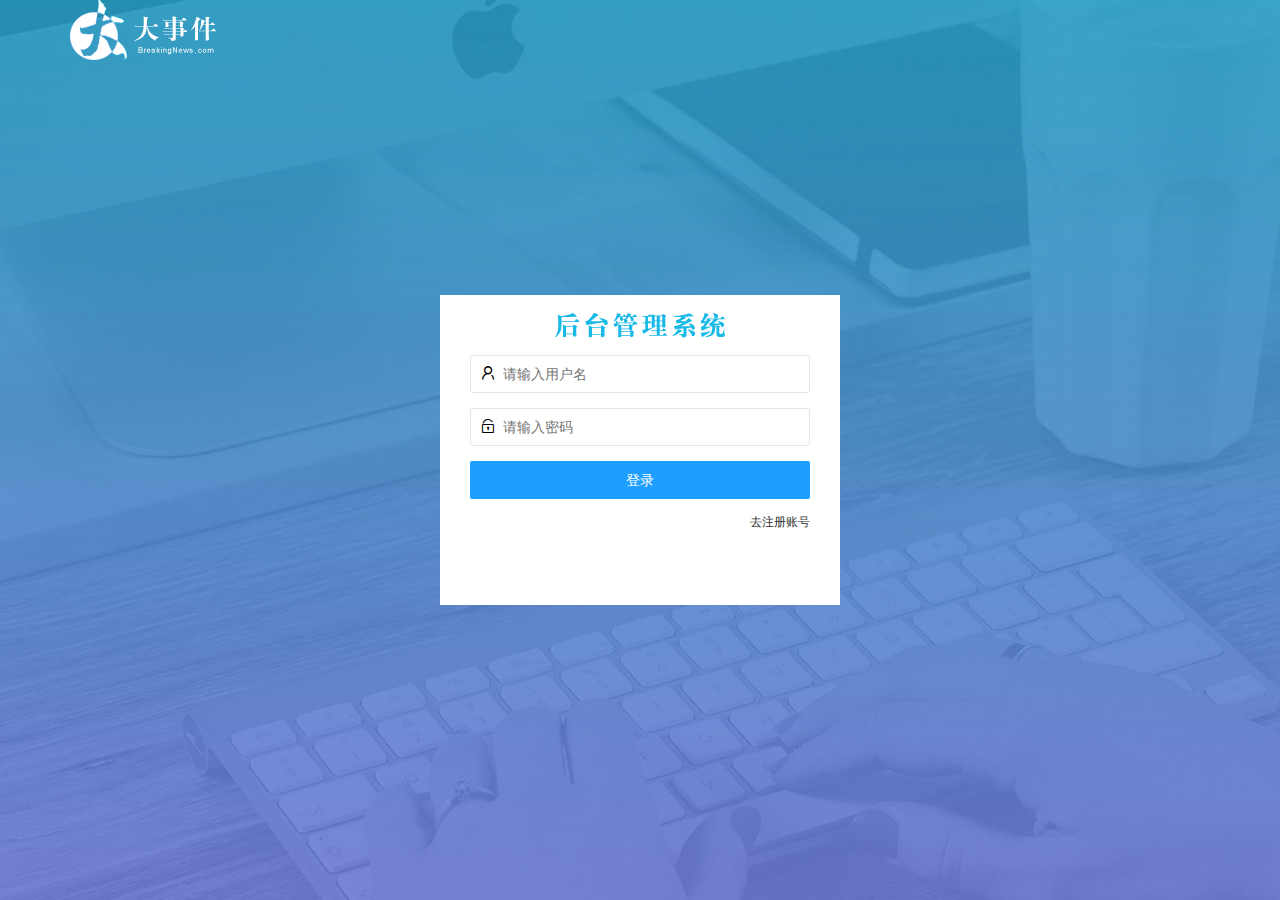
<file: login.html>
<!DOCTYPE html>
<html lang="en">

<head>
    <meta charset="UTF-8">
    <meta http-equiv="X-UA-Compatible" content="IE=edge">
    <meta name="viewport" content="width=device-width, initial-scale=1.0">
    <title>大事件-登录/注册</title>
    <!-- 导入layui的样式表 -->
    <link rel="stylesheet" href="./assets/lib/layui/css/layui.css">
    <!-- 导入自己的样式表 -->
    <link rel="stylesheet" href="./assets/css/login.css">

</head>

<body>
    <!-- 头部logo区域 -->
    <div class="layui-main">
        <img src="./assets/images/logo.png">
    </div>

    <!-- 登录/注册区全域 -->
    <div class="loginAndRegBox">
        <div class="titleBox"></div>

        <!-- 登录div -->
        <div class="login-box">
            <!-- 登录的表单 -->
            <form class="layui-form" id="form_login">
                <!-- 用户名 -->
                <div class="layui-form-item">
                    <i class="layui-icon layui-icon-username"></i>
                    <input type="text" name="username" required lay-verify="required" placeholder="请输入用户名"
                        autocomplete="off" class="layui-input">
                </div>
                <!-- 密码 -->
                <div class="layui-form-item">
                    <i class="layui-icon layui-icon-password"></i>
                    <input type="password" name="password" required lay-verify="required|pwd" placeholder="请输入密码"
                        autocomplete="off" class="layui-input">
                </div>
                <!-- 登录按钮 -->
                <div class="layui-form-item">
                    <button class="layui-btn layui-btn-fluid layui-btn-normal" lay-submit>登录</button>
                </div>

                <div class="layui-form-item links">
                    <a href="javascript:;" id="link_reg">去注册账号</a>
                </div>
            </form>
        </div>

        <!-- 注册div -->
        <div class="reg-box">
            <!-- 注册的表单 -->
            <form class="layui-form" id="form_reg">
                <!-- 用户名 -->
                <div class="layui-form-item">
                    <i class="layui-icon layui-icon-username"></i>
                    <input type="text" name="username" required lay-verify="required" placeholder="请输入用户名"
                        autocomplete="off" class="layui-input">
                </div>
                <!-- 密码 -->
                <div class="layui-form-item">
                    <i class="layui-icon layui-icon-password"></i>
                    <input type="password" name="password" required lay-verify="required|pwd" placeholder="请输入密码"
                        autocomplete="off" class="layui-input">
                </div>
                <!-- 密码确认 -->
                <div class="layui-form-item">
                    <i class="layui-icon layui-icon-password"></i>
                    <input type="password" name="repassword" required lay-verify="required|pwd|repwd"
                        placeholder="再次确认密码" autocomplete="off" class="layui-input">
                </div>
                <!-- 注册按钮 -->
                <div class="layui-form-item">
                    <button class="layui-btn layui-btn-fluid layui-btn-normal" lay-submit>注册</button>
                </div>

                <div class="layui-form-item links">
                    <a href="javascript:;" id="link_login">去登陆</a>
                </div>
            </form>
        </div>
    </div>

    <!-- 导入layui的js文件 -->
    <script src="./assets/lib/layui/layui.all.js"></script>
    <!-- 导入JQuery -->
    <script src="./assets/lib/jquery.js"></script>
    <!-- 导入自己封装的 baseAPI.js -->
    <script src="./assets/js/baseAPI.js"></script>

    <!-- 导入自己的javascript脚本 -->
    <script src="./assets/js/login.js"></script>
</body>

</html>
</file>
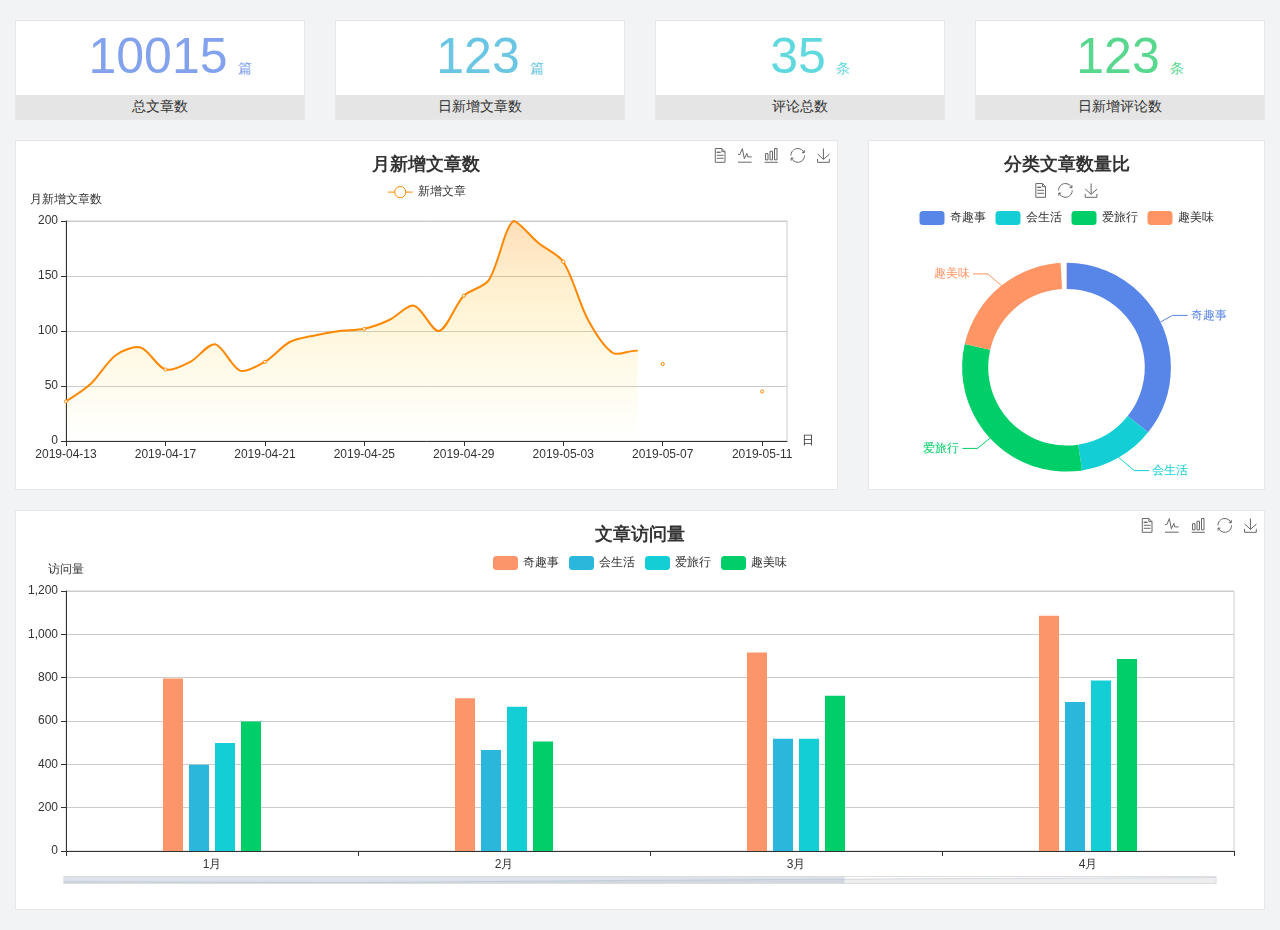
<file: home/dashboard.html>
<!DOCTYPE html>
<html lang="en">

<head>
    <meta charset="UTF-8">
    <meta name="viewport" content="width=device-width, initial-scale=1.0">
    <meta http-equiv="X-UA-Compatible" content="ie=edge">
    <title>图表统计</title>
    <link rel="stylesheet" href="../assets/lib/bootstrap.css" />
    <link rel="stylesheet" href="../assets/lib/main.css" />
    <script src="../assets/lib/jquery.js"></script>
    <script type="text/javascript" src="../assets/lib/echarts.min.js"></script>
</head>

<body>
    <div class="container-fluid">
        <div class="row spannel_list">
            <div class="col-sm-3 col-xs-6">
                <div class="spannel">
                    <em>10015</em><span>篇</span>
                    <b>总文章数</b>
                </div>
            </div>
            <div class="col-sm-3 col-xs-6">
                <div class="spannel scolor01">
                    <em>123</em><span>篇</span>
                    <b>日新增文章数</b>
                </div>
            </div>
            <div class="col-sm-3 col-xs-6">
                <div class="spannel scolor02">
                    <em>35</em><span>条</span>
                    <b>评论总数</b>
                </div>
            </div>
            <div class="col-sm-3 col-xs-6">
                <div class="spannel scolor03">
                    <em>123</em><span>条</span>
                    <b>日新增评论数</b>
                </div>
            </div>
        </div>
    </div>

    <div class="container-fluid">
        <div class="row curve-pie">
            <div class="col-lg-8 col-md-8">
                <div class="gragh_pannel" id="curve_show"></div>
            </div>
            <div class="col-lg-4 col-md-4">
                <div class="gragh_pannel" id="pie_show"></div>
            </div>
        </div>
    </div>

    <div class="container-fluid">
        <div class="column_pannel" id="column_show"></div>
    </div>

    <script>
        var oChart = echarts.init(document.getElementById('curve_show'));
        var aList_all = [
            { 'count': 36, 'date': '2019-04-13' },
            { 'count': 52, 'date': '2019-04-14' },
            { 'count': 78, 'date': '2019-04-15' },
            { 'count': 85, 'date': '2019-04-16' },
            { 'count': 65, 'date': '2019-04-17' },
            { 'count': 72, 'date': '2019-04-18' },
            { 'count': 88, 'date': '2019-04-19' },
            { 'count': 64, 'date': '2019-04-20' },
            { 'count': 72, 'date': '2019-04-21' },
            { 'count': 90, 'date': '2019-04-22' },
            { 'count': 96, 'date': '2019-04-23' },
            { 'count': 100, 'date': '2019-04-24' },
            { 'count': 102, 'date': '2019-04-25' },
            { 'count': 110, 'date': '2019-04-26' },
            { 'count': 123, 'date': '2019-04-27' },
            { 'count': 100, 'date': '2019-04-28' },
            { 'count': 132, 'date': '2019-04-29' },
            { 'count': 146, 'date': '2019-04-30' },
            { 'count': 200, 'date': '2019-05-01' },
            { 'count': 180, 'date': '2019-05-02' },
            { 'count': 163, 'date': '2019-05-03' },
            { 'count': 110, 'date': '2019-05-04' },
            { 'count': 80, 'date': '2019-05-05' },
            { 'count': 82, 'date': '2019-05-06' },
            { 'count': 70, 'date': '2019-05-07' },
            { 'count': 65, 'date': '2019-05-08' },
            { 'count': 54, 'date': '2019-05-09' },
            { 'count': 40, 'date': '2019-05-10' },
            { 'count': 45, 'date': '2019-05-11' },
            { 'count': 38, 'date': '2019-05-12' },
        ];

        let aCount = [];
        let aDate = [];

        for (var i = 0; i < aList_all.length; i++) {
            aCount.push(aList_all[i].count);
            aDate.push(aList_all[i].date);
        }

        var chartopt = {
            title: {
                text: '月新增文章数',
                left: 'center',
                top: '10'
            },
            tooltip: {
                trigger: 'axis'
            },
            legend: {
                data: ['新增文章'],
                top: '40'
            },
            toolbox: {
                show: true,
                feature: {
                    mark: { show: true },
                    dataView: { show: true, readOnly: false },
                    magicType: { show: true, type: ['line', 'bar'] },
                    restore: { show: true },
                    saveAsImage: { show: true }
                }
            },
            calculable: true,
            xAxis: [
                {
                    name: '日',
                    type: 'category',
                    boundaryGap: false,
                    data: aDate
                }
            ],
            yAxis: [
                {
                    name: '月新增文章数',
                    type: 'value'
                }
            ],
            series: [
                {
                    name: '新增文章',
                    type: 'line',
                    smooth: true,
                    itemStyle: { normal: { areaStyle: { type: 'default' }, color: '#f80' }, lineStyle: { color: '#f80' } },
                    data: aCount
                }],
            areaStyle: {
                normal: {
                    color: new echarts.graphic.LinearGradient(0, 0, 0, 1, [{
                        offset: 0,
                        color: 'rgba(255,136,0,0.39)'
                    }, {
                        offset: .34,
                        color: 'rgba(255,180,0,0.25)'
                    }, {
                        offset: 1,
                        color: 'rgba(255,222,0,0.00)'
                    }])

                }
            },
            grid: {
                show: true,
                x: 50,
                x2: 50,
                y: 80,
                height: 220
            }
        };

        oChart.setOption(chartopt);


        var oPie = echarts.init(document.getElementById('pie_show'));
        var oPieopt =
        {
            title: {
                top: 10,
                text: '分类文章数量比',
                x: 'center'
            },
            tooltip: {
                trigger: 'item',
                formatter: "{a} <br/>{b} : {c} ({d}%)"
            },
            color: ['#5885e8', '#13cfd5', '#00ce68', '#ff9565'],
            legend: {
                x: 'center',
                top: 65,
                data: ['奇趣事', '会生活', '爱旅行', '趣美味']
            },
            toolbox: {
                show: true,
                x: 'center',
                top: 35,
                feature: {
                    mark: { show: true },
                    dataView: { show: true, readOnly: false },
                    magicType: {
                        show: true,
                        type: ['pie', 'funnel'],
                        option: {
                            funnel: {
                                x: '25%',
                                width: '50%',
                                funnelAlign: 'left',
                                max: 1548
                            }
                        }
                    },
                    restore: { show: true },
                    saveAsImage: { show: true }
                }
            },
            calculable: true,
            series: [
                {
                    name: '访问来源',
                    type: 'pie',
                    radius: ['45%', '60%'],
                    center: ['50%', '65%'],
                    data: [
                        { value: 300, name: '奇趣事' },
                        { value: 100, name: '会生活' },
                        { value: 260, name: '爱旅行' },
                        { value: 180, name: '趣美味' }
                    ]
                }
            ]
        };
        oPie.setOption(oPieopt);



        var oColumn = this.echarts.init(document.getElementById('column_show'));
        var oColumnopt =
        {
            title: {
                text: '文章访问量',
                left: 'center',
                top: '10'
            },
            tooltip: {
                trigger: 'axis'
            },
            legend: {
                data: ['奇趣事', '会生活', '爱旅行', '趣美味'],
                top: '40'
            },
            toolbox: {
                show: true,
                feature: {
                    mark: { show: true },
                    dataView: { show: true, readOnly: false },
                    magicType: { show: true, type: ['line', 'bar'] },
                    restore: { show: true },
                    saveAsImage: { show: true }
                }
            },
            calculable: true,
            xAxis: [
                {
                    type: 'category',
                    data: ['1月', '2月', '3月', '4月', '5月']
                }
            ],
            yAxis: [
                {
                    name: '访问量',
                    type: 'value'
                }
            ],
            series: [
                {
                    name: '奇趣事',
                    type: 'bar',
                    barWidth: 20,
                    itemStyle: {
                        normal: { areaStyle: { type: 'default' }, color: '#fd956a' }
                    },
                    data: [800, 708, 920, 1090, 1200]
                },
                {
                    name: '会生活',
                    type: 'bar',
                    barWidth: 20,
                    itemStyle: {
                        normal: { areaStyle: { type: 'default' }, color: '#2bb6db' }
                    },
                    data: [400, 468, 520, 690, 800]
                },
                {
                    name: '爱旅行',
                    type: 'bar',
                    barWidth: 20,
                    itemStyle: {
                        normal: { areaStyle: { type: 'default' }, color: '#13cfd5' }
                    },
                    data: [500, 668, 520, 790, 900]
                },
                {
                    name: '趣美味',
                    type: 'bar',
                    barWidth: 20,
                    itemStyle: {
                        normal: { areaStyle: { type: 'default' }, color: '#00ce68' }
                    },
                    data: [600, 508, 720, 890, 1000]
                }
            ],
            grid: {
                show: true,
                x: 50,
                x2: 30,
                y: 80,
                height: 260
            },
            dataZoom: [//给x轴设置滚动条
                {
                    start: 0,//默认为0
                    end: 100 - 1000 / 31,//默认为100
                    type: 'slider',
                    show: true,
                    xAxisIndex: [0],
                    handleSize: 0,//滑动条的 左右2个滑动条的大小
                    height: 8,//组件高度
                    left: 45, //左边的距离
                    right: 50,//右边的距离
                    bottom: 26,//右边的距离
                    handleColor: '#ddd',//h滑动图标的颜色
                    handleStyle: {
                        borderColor: "#cacaca",
                        borderWidth: "1",
                        shadowBlur: 2,
                        background: "#ddd",
                        shadowColor: "#ddd",
                    }
                }]
        };
        oColumn.setOption(oColumnopt);
    </script>
</body>

</html>
</file>
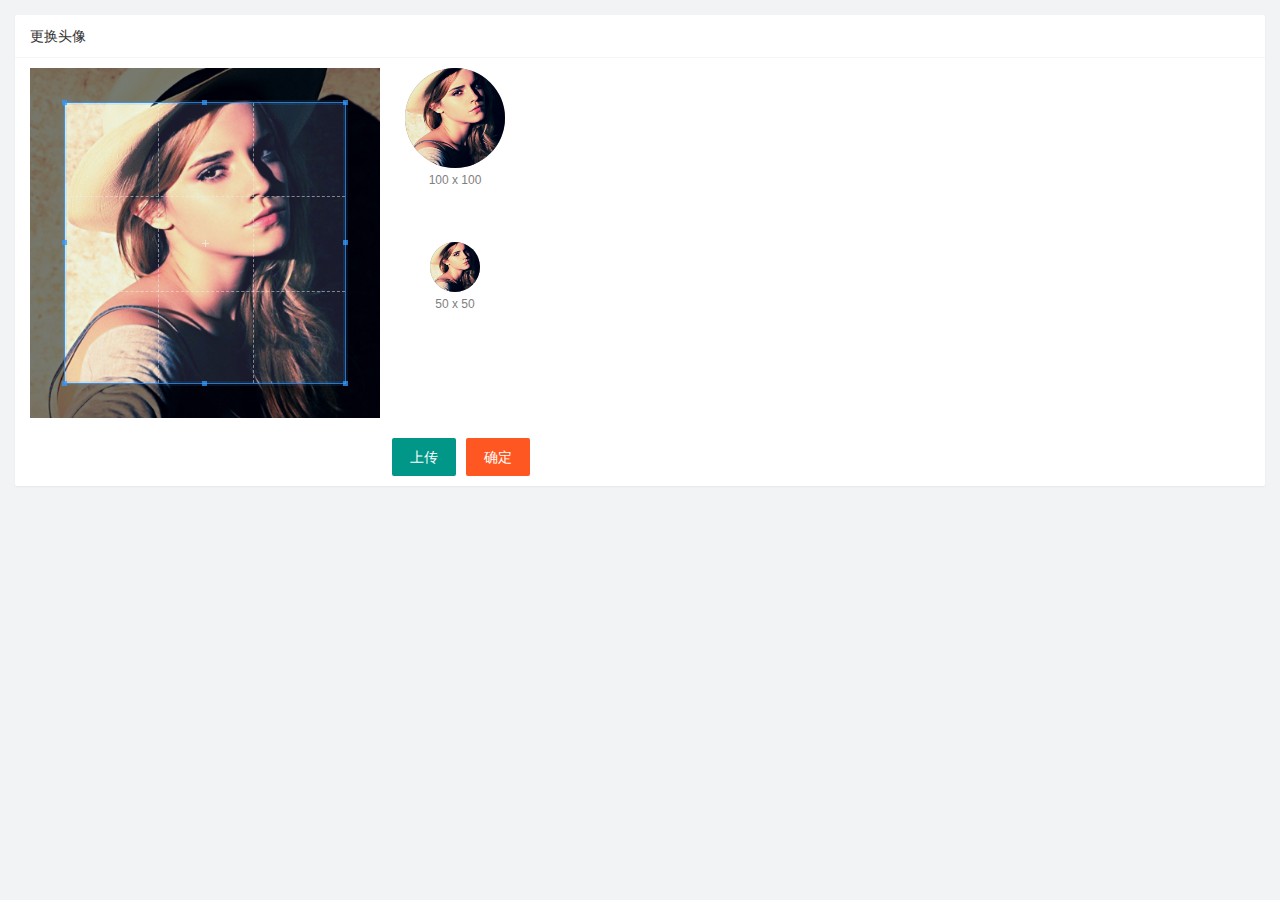
<file: user/user_avatar.html>
<!DOCTYPE html>
<html lang="en">

<head>
    <meta charset="UTF-8">
    <meta http-equiv="X-UA-Compatible" content="IE=edge">
    <meta name="viewport" content="width=device-width, initial-scale=1.0">
    <title>Document</title>
    <!-- 导入layui的css样式 -->
    <link rel="stylesheet" href="../assets/lib/layui/css/layui.css">
    <!-- 导入cropper的css样式 -->
    <link rel="stylesheet" href="../assets/lib/cropper/cropper.css">
    <!-- 导入自己的样式 -->
    <link rel="stylesheet" href="../assets/css/user/user_avatar.css">
</head>

<body>
    <!-- 卡片区域 -->
    <div class="layui-card">
        <div class="layui-card-header">更换头像</div>
        <div class="layui-card-body">
            <!-- 第一行的图片裁剪和预览区域 -->
            <div class="row1">
                <!-- 图片裁剪区域 -->
                <div class="cropper-box">
                    <!-- 这个 img 标签很重要，将来会把它初始化为裁剪区域 -->
                    <img id="image" src="../assets/images/sample.jpg" />
                </div>
                <!-- 图片的预览区域 -->
                <div class="preview-box">
                    <div>
                        <!-- 宽高为 100px 的预览区域 -->
                        <div class="img-preview w100"></div>
                        <p class="size">100 x 100</p>
                    </div>
                    <div>
                        <!-- 宽高为 50px 的预览区域 -->
                        <div class="img-preview w50"></div>
                        <p class="size">50 x 50</p>
                    </div>
                </div>
            </div>

            <!-- 第二行的按钮区域 -->
            <div class="row2">
                <!-- 通过 accept 属性，可以指定，允许用户选择什么类型的文件 -->
                <input type="file" id="file" accept="image/png,image/jpeg" />
                <button type="button" class="layui-btn" id="btnChooseImage">上传</button>
                <button type="button" class="layui-btn layui-btn-danger" id="btnUpload">确定</button>
            </div>
        </div>
    </div>

    <script src="../assets/lib/layui/layui.all.js"></script>
    <!-- 导入Jquery.js文件 -->
    <script src="../assets/lib/jquery.js"></script>
    <script src="../assets/lib/cropper/Cropper.js"></script>
    <script src="../assets/lib/cropper/jquery-cropper.js"></script>
    <!-- 导入baseAPI.js文件 -->
    <script src="../assets/js/baseAPI.js"></script>
    <!-- 导入自己的js文件 -->
    <script src="../assets/js/user/user_avatar.js"></script>
</body>

</html>
</file>
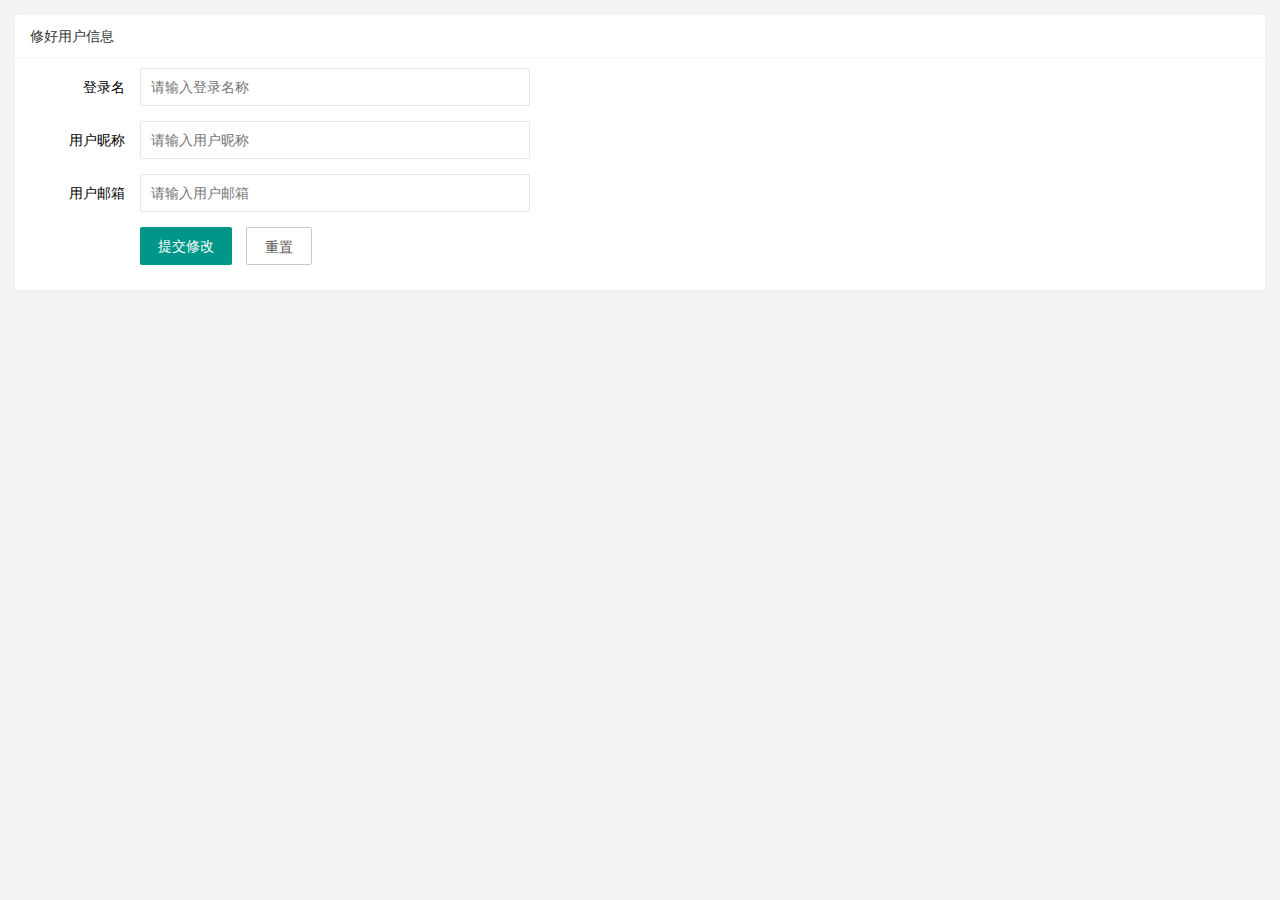
<file: user/user_info.html>
<!DOCTYPE html>
<html lang="en">

<head>
    <meta charset="UTF-8">
    <meta http-equiv="X-UA-Compatible" content="IE=edge">
    <meta name="viewport" content="width=device-width, initial-scale=1.0">
    <title>Document</title>
    <!-- 导入layui的css样式 -->
    <link rel="stylesheet" href="../assets/lib/layui/css/layui.css">
    <!-- 导入自己的样式 -->
    <link rel="stylesheet" href="../assets/css/user/user_info.css">
</head>

<body>
    <!-- 卡片区域 -->
    <div class="layui-card">
        <div class="layui-card-header">修好用户信息</div>
        <div class="layui-card-body">
            <!-- form表单区域 -->
            <form class="layui-form" lay-filter="formUserInfo">
                <!-- 隐藏域 -->
                <input type="hidden" name="id">
                <div class="layui-form-item">
                    <label class="layui-form-label">登录名</label>
                    <div class="layui-input-block">
                        <input type="text" name="username" required lay-verify="required" placeholder="请输入登录名称"
                            autocomplete="off" class="layui-input" readonly>
                    </div>
                </div>
                <div class="layui-form-item">
                    <label class="layui-form-label">用户昵称</label>
                    <div class="layui-input-block">
                        <input type="text" name="nickname" required lay-verify="required|nickname" placeholder="请输入用户昵称"
                            autocomplete="off" class="layui-input">
                    </div>
                </div>
                <div class="layui-form-item">
                    <label class="layui-form-label">用户邮箱</label>
                    <div class="layui-input-block">
                        <input type="text" name="email" required lay-verify="required|email" placeholder="请输入用户邮箱"
                            autocomplete="off" class="layui-input">
                    </div>
                </div>
                <div class="layui-form-item">
                    <div class="layui-input-block">
                        <button class="layui-btn" lay-submit lay-filter="formDemo">提交修改</button>
                        <button type="reset" class="layui-btn layui-btn-primary" id="btnReset">重置</button>
                    </div>
                </div>
            </form>
        </div>
    </div>

    <!-- 导入layui的js文件 -->
    <script src="../assets/lib/layui/layui.all.js"></script>
    <!-- 导入Jquery.js文件 -->
    <script src="../assets/lib/jquery.js"></script>
    <!-- 导入baseAPI.js文件 -->
    <script src="../assets/js/baseAPI.js"></script>
    <!-- 导入自己的js文件 -->
    <script src="../assets/js/user/user_info.js"></script>
</body>

</html>
</file>
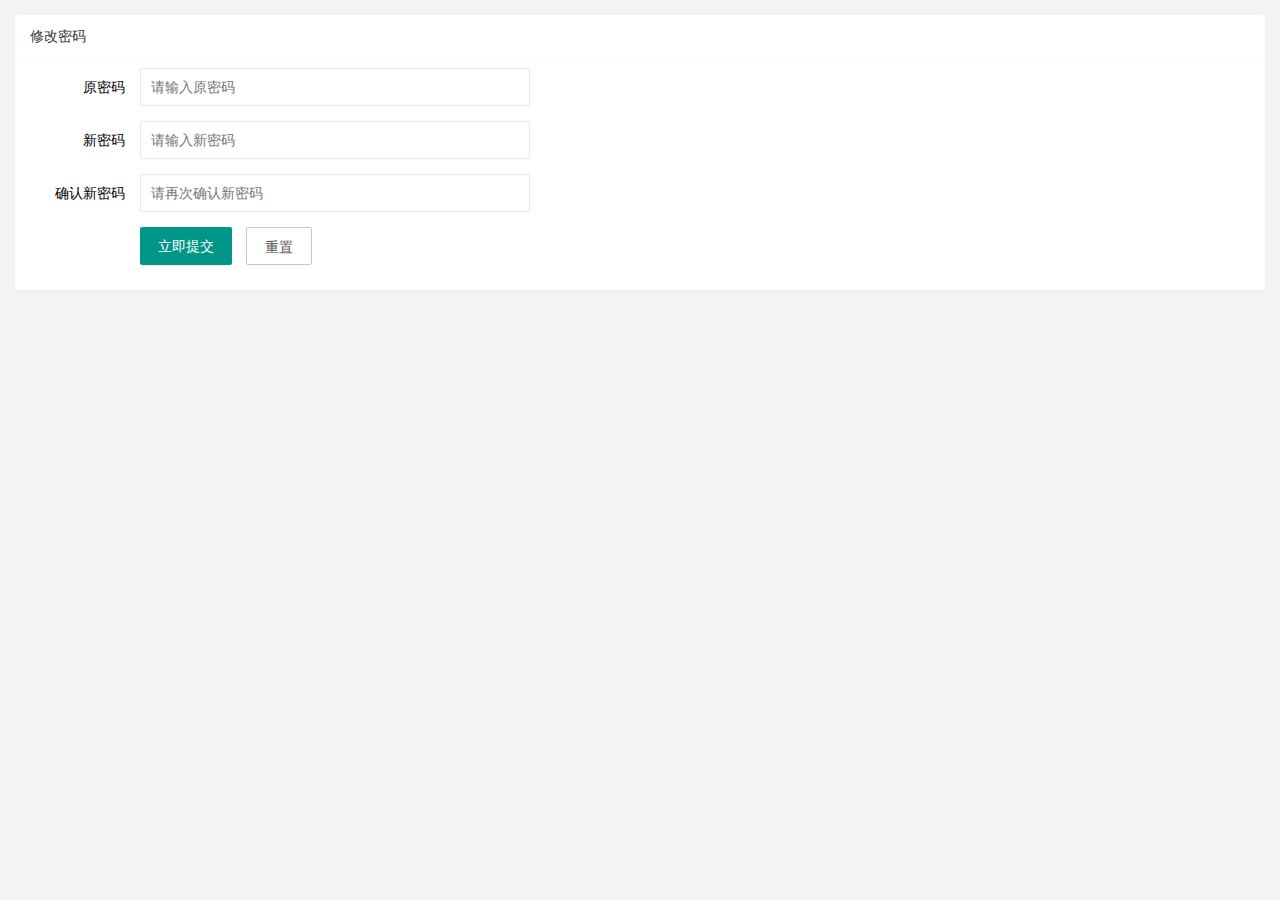
<file: user/user_pwd.html>
<!DOCTYPE html>
<html lang="en">

<head>
    <meta charset="UTF-8">
    <meta http-equiv="X-UA-Compatible" content="IE=edge">
    <meta name="viewport" content="width=device-width, initial-scale=1.0">
    <title>Document</title>
    <!-- 导入layui的css样式 -->
    <link rel="stylesheet" href="../assets/lib/layui/css/layui.css">
    <!-- 导入自己的样式 -->
    <link rel="stylesheet" href="../assets/css/user/user_pwd.css">
</head>

<body>
    <!-- 卡片区域 -->
    <div class="layui-card">
        <div class="layui-card-header">修改密码</div>
        <div class="layui-card-body">
            <!-- form表单区域 -->
            <form class="layui-form">
                <div class="layui-form-item">
                    <label class="layui-form-label">原密码</label>
                    <div class="layui-input-block">
                        <input type="password" name="oldPwd" required lay-verify="required|pwd" placeholder="请输入原密码"
                            autocomplete="off" class="layui-input">
                    </div>
                </div>
                <div class="layui-form-item">
                    <label class="layui-form-label">新密码</label>
                    <div class="layui-input-block">
                        <input type="password" name="newPwd" required lay-verify="required|pwd|newPwd"
                            placeholder="请输入新密码" autocomplete="off" class="layui-input">
                    </div>
                </div>
                <div class="layui-form-item">
                    <label class="layui-form-label">确认新密码</label>
                    <div class="layui-input-block">
                        <input type="password" name="rePwd" required lay-verify="required|pwd|rePwd"
                            placeholder="请再次确认新密码" autocomplete="off" class="layui-input">
                    </div>
                </div>
                <div class="layui-form-item">
                    <div class="layui-input-block">
                        <button class="layui-btn" lay-submit lay-filter="formDemo">立即提交</button>
                        <button type="reset" class="layui-btn layui-btn-primary">重置</button>
                    </div>
                </div>
            </form>
        </div>
    </div>

    <!-- 导入layui的js文件 -->
    <script src="../assets/lib/layui/layui.all.js"></script>
    <!-- 导入Jquery.js文件 -->
    <script src="../assets/lib/jquery.js"></script>
    <!-- 导入baseAPI.js文件 -->
    <script src="../assets/js/baseAPI.js"></script>
    <!-- 导入自己的js文件 -->
    <script src="../assets/js/user/user_pwd.js"></script>
</body>

</html>
</file>
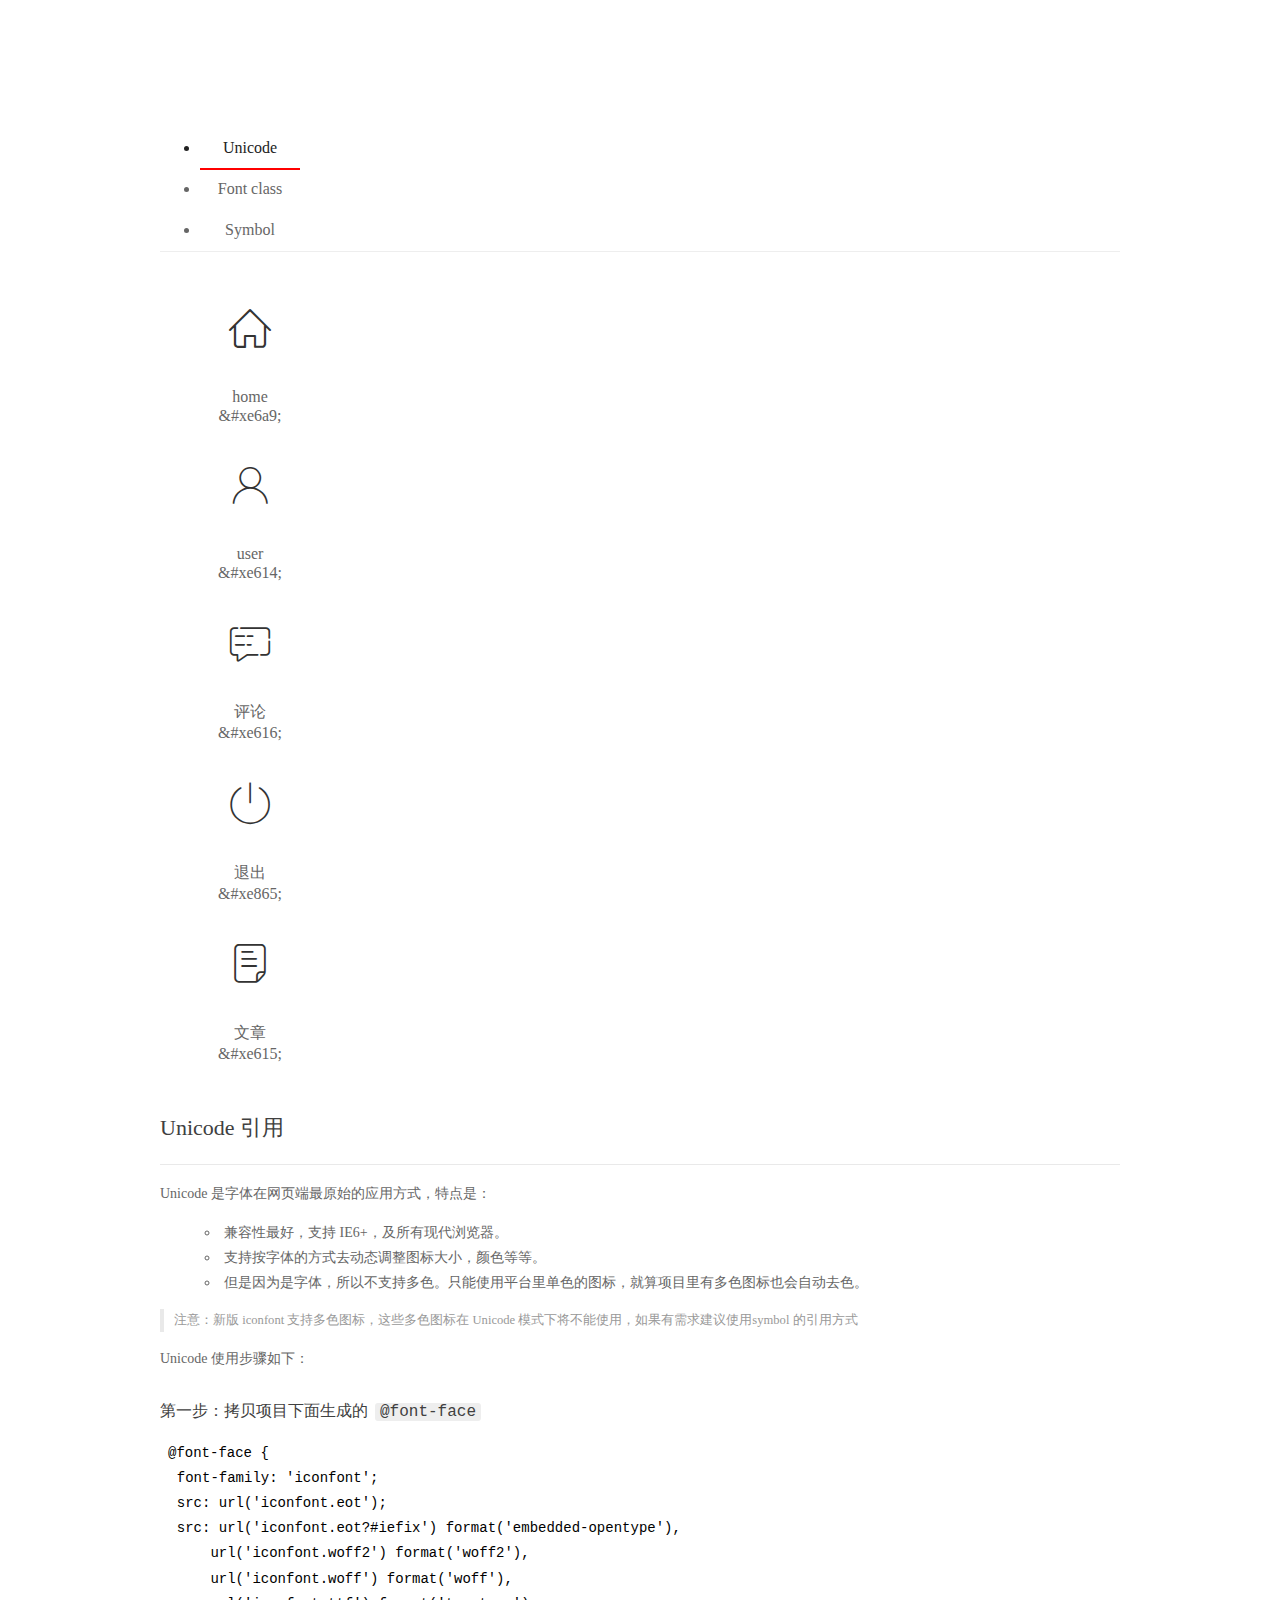
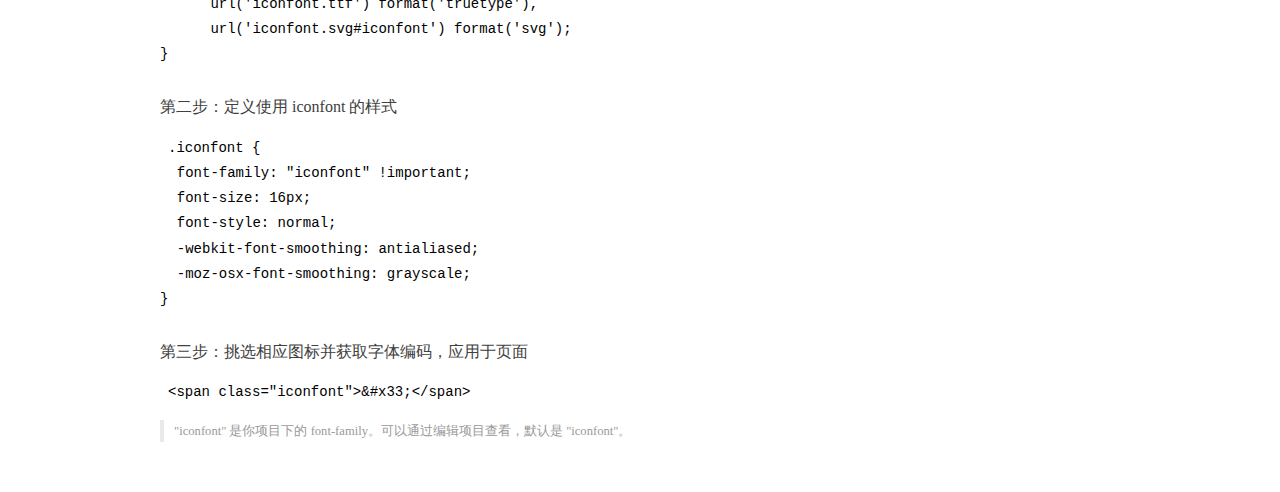
<file: assets/fonts/demo_index.html>
<!DOCTYPE html>
<html>
<head>
  <meta charset="utf-8"/>
  <title>IconFont Demo</title>
  <link rel="shortcut icon" href="https://gtms04.alicdn.com/tps/i4/TB1_oz6GVXXXXaFXpXXJDFnIXXX-64-64.ico" type="image/x-icon"/>
  <link rel="stylesheet" href="https://g.alicdn.com/thx/cube/1.3.2/cube.min.css">
  <link rel="stylesheet" href="demo.css">
  <link rel="stylesheet" href="iconfont.css">
  <script src="iconfont.js"></script>
  <!-- jQuery -->
  <script src="https://a1.alicdn.com/oss/uploads/2018/12/26/7bfddb60-08e8-11e9-9b04-53e73bb6408b.js"></script>
  <!-- 代码高亮 -->
  <script src="https://a1.alicdn.com/oss/uploads/2018/12/26/a3f714d0-08e6-11e9-8a15-ebf944d7534c.js"></script>
</head>
<body>
  <div class="main">
    <h1 class="logo"><a href="https://www.iconfont.cn/" title="iconfont 首页" target="_blank">&#xe86b;</a></h1>
    <div class="nav-tabs">
      <ul id="tabs" class="dib-box">
        <li class="dib active"><span>Unicode</span></li>
        <li class="dib"><span>Font class</span></li>
        <li class="dib"><span>Symbol</span></li>
      </ul>
      
    </div>
    <div class="tab-container">
      <div class="content unicode" style="display: block;">
          <ul class="icon_lists dib-box">
          
            <li class="dib">
              <span class="icon iconfont">&#xe6a9;</span>
                <div class="name">home</div>
                <div class="code-name">&amp;#xe6a9;</div>
              </li>
          
            <li class="dib">
              <span class="icon iconfont">&#xe614;</span>
                <div class="name">user</div>
                <div class="code-name">&amp;#xe614;</div>
              </li>
          
            <li class="dib">
              <span class="icon iconfont">&#xe616;</span>
                <div class="name">评论</div>
                <div class="code-name">&amp;#xe616;</div>
              </li>
          
            <li class="dib">
              <span class="icon iconfont">&#xe865;</span>
                <div class="name">退出</div>
                <div class="code-name">&amp;#xe865;</div>
              </li>
          
            <li class="dib">
              <span class="icon iconfont">&#xe615;</span>
                <div class="name">文章</div>
                <div class="code-name">&amp;#xe615;</div>
              </li>
          
          </ul>
          <div class="article markdown">
          <h2 id="unicode-">Unicode 引用</h2>
          <hr>

          <p>Unicode 是字体在网页端最原始的应用方式，特点是：</p>
          <ul>
            <li>兼容性最好，支持 IE6+，及所有现代浏览器。</li>
            <li>支持按字体的方式去动态调整图标大小，颜色等等。</li>
            <li>但是因为是字体，所以不支持多色。只能使用平台里单色的图标，就算项目里有多色图标也会自动去色。</li>
          </ul>
          <blockquote>
            <p>注意：新版 iconfont 支持多色图标，这些多色图标在 Unicode 模式下将不能使用，如果有需求建议使用symbol 的引用方式</p>
          </blockquote>
          <p>Unicode 使用步骤如下：</p>
          <h3 id="-font-face">第一步：拷贝项目下面生成的 <code>@font-face</code></h3>
<pre><code class="language-css"
>@font-face {
  font-family: 'iconfont';
  src: url('iconfont.eot');
  src: url('iconfont.eot?#iefix') format('embedded-opentype'),
      url('iconfont.woff2') format('woff2'),
      url('iconfont.woff') format('woff'),
      url('iconfont.ttf') format('truetype'),
      url('iconfont.svg#iconfont') format('svg');
}
</code></pre>
          <h3 id="-iconfont-">第二步：定义使用 iconfont 的样式</h3>
<pre><code class="language-css"
>.iconfont {
  font-family: "iconfont" !important;
  font-size: 16px;
  font-style: normal;
  -webkit-font-smoothing: antialiased;
  -moz-osx-font-smoothing: grayscale;
}
</code></pre>
          <h3 id="-">第三步：挑选相应图标并获取字体编码，应用于页面</h3>
<pre>
<code class="language-html"
>&lt;span class="iconfont"&gt;&amp;#x33;&lt;/span&gt;
</code></pre>
          <blockquote>
            <p>"iconfont" 是你项目下的 font-family。可以通过编辑项目查看，默认是 "iconfont"。</p>
          </blockquote>
          </div>
      </div>
      <div class="content font-class">
        <ul class="icon_lists dib-box">
          
          <li class="dib">
            <span class="icon iconfont icon-home"></span>
            <div class="name">
              home
            </div>
            <div class="code-name">.icon-home
            </div>
          </li>
          
          <li class="dib">
            <span class="icon iconfont icon-user"></span>
            <div class="name">
              user
            </div>
            <div class="code-name">.icon-user
            </div>
          </li>
          
          <li class="dib">
            <span class="icon iconfont icon-pinglun"></span>
            <div class="name">
              评论
            </div>
            <div class="code-name">.icon-pinglun
            </div>
          </li>
          
          <li class="dib">
            <span class="icon iconfont icon-tuichu"></span>
            <div class="name">
              退出
            </div>
            <div class="code-name">.icon-tuichu
            </div>
          </li>
          
          <li class="dib">
            <span class="icon iconfont icon-16"></span>
            <div class="name">
              文章
            </div>
            <div class="code-name">.icon-16
            </div>
          </li>
          
        </ul>
        <div class="article markdown">
        <h2 id="font-class-">font-class 引用</h2>
        <hr>

        <p>font-class 是 Unicode 使用方式的一种变种，主要是解决 Unicode 书写不直观，语意不明确的问题。</p>
        <p>与 Unicode 使用方式相比，具有如下特点：</p>
        <ul>
          <li>兼容性良好，支持 IE8+，及所有现代浏览器。</li>
          <li>相比于 Unicode 语意明确，书写更直观。可以很容易分辨这个 icon 是什么。</li>
          <li>因为使用 class 来定义图标，所以当要替换图标时，只需要修改 class 里面的 Unicode 引用。</li>
          <li>不过因为本质上还是使用的字体，所以多色图标还是不支持的。</li>
        </ul>
        <p>使用步骤如下：</p>
        <h3 id="-fontclass-">第一步：引入项目下面生成的 fontclass 代码：</h3>
<pre><code class="language-html">&lt;link rel="stylesheet" href="./iconfont.css"&gt;
</code></pre>
        <h3 id="-">第二步：挑选相应图标并获取类名，应用于页面：</h3>
<pre><code class="language-html">&lt;span class="iconfont icon-xxx"&gt;&lt;/span&gt;
</code></pre>
        <blockquote>
          <p>"
            iconfont" 是你项目下的 font-family。可以通过编辑项目查看，默认是 "iconfont"。</p>
        </blockquote>
      </div>
      </div>
      <div class="content symbol">
          <ul class="icon_lists dib-box">
          
            <li class="dib">
                <svg class="icon svg-icon" aria-hidden="true">
                  <use xlink:href="#icon-home"></use>
                </svg>
                <div class="name">home</div>
                <div class="code-name">#icon-home</div>
            </li>
          
            <li class="dib">
                <svg class="icon svg-icon" aria-hidden="true">
                  <use xlink:href="#icon-user"></use>
                </svg>
                <div class="name">user</div>
                <div class="code-name">#icon-user</div>
            </li>
          
            <li class="dib">
                <svg class="icon svg-icon" aria-hidden="true">
                  <use xlink:href="#icon-pinglun"></use>
                </svg>
                <div class="name">评论</div>
                <div class="code-name">#icon-pinglun</div>
            </li>
          
            <li class="dib">
                <svg class="icon svg-icon" aria-hidden="true">
                  <use xlink:href="#icon-tuichu"></use>
                </svg>
                <div class="name">退出</div>
                <div class="code-name">#icon-tuichu</div>
            </li>
          
            <li class="dib">
                <svg class="icon svg-icon" aria-hidden="true">
                  <use xlink:href="#icon-16"></use>
                </svg>
                <div class="name">文章</div>
                <div class="code-name">#icon-16</div>
            </li>
          
          </ul>
          <div class="article markdown">
          <h2 id="symbol-">Symbol 引用</h2>
          <hr>

          <p>这是一种全新的使用方式，应该说这才是未来的主流，也是平台目前推荐的用法。相关介绍可以参考这篇<a href="">文章</a>
            这种用法其实是做了一个 SVG 的集合，与另外两种相比具有如下特点：</p>
          <ul>
            <li>支持多色图标了，不再受单色限制。</li>
            <li>通过一些技巧，支持像字体那样，通过 <code>font-size</code>, <code>color</code> 来调整样式。</li>
            <li>兼容性较差，支持 IE9+，及现代浏览器。</li>
            <li>浏览器渲染 SVG 的性能一般，还不如 png。</li>
          </ul>
          <p>使用步骤如下：</p>
          <h3 id="-symbol-">第一步：引入项目下面生成的 symbol 代码：</h3>
<pre><code class="language-html">&lt;script src="./iconfont.js"&gt;&lt;/script&gt;
</code></pre>
          <h3 id="-css-">第二步：加入通用 CSS 代码（引入一次就行）：</h3>
<pre><code class="language-html">&lt;style&gt;
.icon {
  width: 1em;
  height: 1em;
  vertical-align: -0.15em;
  fill: currentColor;
  overflow: hidden;
}
&lt;/style&gt;
</code></pre>
          <h3 id="-">第三步：挑选相应图标并获取类名，应用于页面：</h3>
<pre><code class="language-html">&lt;svg class="icon" aria-hidden="true"&gt;
  &lt;use xlink:href="#icon-xxx"&gt;&lt;/use&gt;
&lt;/svg&gt;
</code></pre>
          </div>
      </div>

    </div>
  </div>
  <script>
  $(document).ready(function () {
      $('.tab-container .content:first').show()

      $('#tabs li').click(function (e) {
        var tabContent = $('.tab-container .content')
        var index = $(this).index()

        if ($(this).hasClass('active')) {
          return
        } else {
          $('#tabs li').removeClass('active')
          $(this).addClass('active')

          tabContent.hide().eq(index).fadeIn()
        }
      })
    })
  </script>
</body>
</html>
</file>
<file: assets/lib/layui/css/layui.css>
/** layui-v2.5.5 MIT License By https://www.layui.com */
 .layui-inline,img{display:inline-block;vertical-align:middle}h1,h2,h3,h4,h5,h6{font-weight:400}.layui-edge,.layui-header,.layui-inline,.layui-main{position:relative}.layui-body,.layui-edge,.layui-elip{overflow:hidden}.layui-btn,.layui-edge,.layui-inline,img{vertical-align:middle}.layui-btn,.layui-disabled,.layui-icon,.layui-unselect{-moz-user-select:none;-webkit-user-select:none;-ms-user-select:none}.layui-elip,.layui-form-checkbox span,.layui-form-pane .layui-form-label{text-overflow:ellipsis;white-space:nowrap}.layui-breadcrumb,.layui-tree-btnGroup{visibility:hidden}blockquote,body,button,dd,div,dl,dt,form,h1,h2,h3,h4,h5,h6,input,li,ol,p,pre,td,textarea,th,ul{margin:0;padding:0;-webkit-tap-highlight-color:rgba(0,0,0,0)}a:active,a:hover{outline:0}img{border:none}li{list-style:none}table{border-collapse:collapse;border-spacing:0}h4,h5,h6{font-size:100%}button,input,optgroup,option,select,textarea{font-family:inherit;font-size:inherit;font-style:inherit;font-weight:inherit;outline:0}pre{white-space:pre-wrap;white-space:-moz-pre-wrap;white-space:-pre-wrap;white-space:-o-pre-wrap;word-wrap:break-word}body{line-height:24px;font:14px Helvetica Neue,Helvetica,PingFang SC,Tahoma,Arial,sans-serif}hr{height:1px;margin:10px 0;border:0;clear:both}a{color:#333;text-decoration:none}a:hover{color:#777}a cite{font-style:normal;*cursor:pointer}.layui-border-box,.layui-border-box *{box-sizing:border-box}.layui-box,.layui-box *{box-sizing:content-box}.layui-clear{clear:both;*zoom:1}.layui-clear:after{content:'\20';clear:both;*zoom:1;display:block;height:0}.layui-inline{*display:inline;*zoom:1}.layui-edge{display:inline-block;width:0;height:0;border-width:6px;border-style:dashed;border-color:transparent}.layui-edge-top{top:-4px;border-bottom-color:#999;border-bottom-style:solid}.layui-edge-right{border-left-color:#999;border-left-style:solid}.layui-edge-bottom{top:2px;border-top-color:#999;border-top-style:solid}.layui-edge-left{border-right-color:#999;border-right-style:solid}.layui-disabled,.layui-disabled:hover{color:#d2d2d2!important;cursor:not-allowed!important}.layui-circle{border-radius:100%}.layui-show{display:block!important}.layui-hide{display:none!important}@font-face{font-family:layui-icon;src:url(../font/iconfont.eot?v=250);src:url(../font/iconfont.eot?v=250#iefix) format('embedded-opentype'),url(../font/iconfont.woff2?v=250) format('woff2'),url(../font/iconfont.woff?v=250) format('woff'),url(../font/iconfont.ttf?v=250) format('truetype'),url(../font/iconfont.svg?v=250#layui-icon) format('svg')}.layui-icon{font-family:layui-icon!important;font-size:16px;font-style:normal;-webkit-font-smoothing:antialiased;-moz-osx-font-smoothing:grayscale}.layui-icon-reply-fill:before{content:"\e611"}.layui-icon-set-fill:before{content:"\e614"}.layui-icon-menu-fill:before{content:"\e60f"}.layui-icon-search:before{content:"\e615"}.layui-icon-share:before{content:"\e641"}.layui-icon-set-sm:before{content:"\e620"}.layui-icon-engine:before{content:"\e628"}.layui-icon-close:before{content:"\1006"}.layui-icon-close-fill:before{content:"\1007"}.layui-icon-chart-screen:before{content:"\e629"}.layui-icon-star:before{content:"\e600"}.layui-icon-circle-dot:before{content:"\e617"}.layui-icon-chat:before{content:"\e606"}.layui-icon-release:before{content:"\e609"}.layui-icon-list:before{content:"\e60a"}.layui-icon-chart:before{content:"\e62c"}.layui-icon-ok-circle:before{content:"\1005"}.layui-icon-layim-theme:before{content:"\e61b"}.layui-icon-table:before{content:"\e62d"}.layui-icon-right:before{content:"\e602"}.layui-icon-left:before{content:"\e603"}.layui-icon-cart-simple:before{content:"\e698"}.layui-icon-face-cry:before{content:"\e69c"}.layui-icon-face-smile:before{content:"\e6af"}.layui-icon-survey:before{content:"\e6b2"}.layui-icon-tree:before{content:"\e62e"}.layui-icon-upload-circle:before{content:"\e62f"}.layui-icon-add-circle:before{content:"\e61f"}.layui-icon-download-circle:before{content:"\e601"}.layui-icon-templeate-1:before{content:"\e630"}.layui-icon-util:before{content:"\e631"}.layui-icon-face-surprised:before{content:"\e664"}.layui-icon-edit:before{content:"\e642"}.layui-icon-speaker:before{content:"\e645"}.layui-icon-down:before{content:"\e61a"}.layui-icon-file:before{content:"\e621"}.layui-icon-layouts:before{content:"\e632"}.layui-icon-rate-half:before{content:"\e6c9"}.layui-icon-add-circle-fine:before{content:"\e608"}.layui-icon-prev-circle:before{content:"\e633"}.layui-icon-read:before{content:"\e705"}.layui-icon-404:before{content:"\e61c"}.layui-icon-carousel:before{content:"\e634"}.layui-icon-help:before{content:"\e607"}.layui-icon-code-circle:before{content:"\e635"}.layui-icon-water:before{content:"\e636"}.layui-icon-username:before{content:"\e66f"}.layui-icon-find-fill:before{content:"\e670"}.layui-icon-about:before{content:"\e60b"}.layui-icon-location:before{content:"\e715"}.layui-icon-up:before{content:"\e619"}.layui-icon-pause:before{content:"\e651"}.layui-icon-date:before{content:"\e637"}.layui-icon-layim-uploadfile:before{content:"\e61d"}.layui-icon-delete:before{content:"\e640"}.layui-icon-play:before{content:"\e652"}.layui-icon-top:before{content:"\e604"}.layui-icon-friends:before{content:"\e612"}.layui-icon-refresh-3:before{content:"\e9aa"}.layui-icon-ok:before{content:"\e605"}.layui-icon-layer:before{content:"\e638"}.layui-icon-face-smile-fine:before{content:"\e60c"}.layui-icon-dollar:before{content:"\e659"}.layui-icon-group:before{content:"\e613"}.layui-icon-layim-download:before{content:"\e61e"}.layui-icon-picture-fine:before{content:"\e60d"}.layui-icon-link:before{content:"\e64c"}.layui-icon-diamond:before{content:"\e735"}.layui-icon-log:before{content:"\e60e"}.layui-icon-rate-solid:before{content:"\e67a"}.layui-icon-fonts-del:before{content:"\e64f"}.layui-icon-unlink:before{content:"\e64d"}.layui-icon-fonts-clear:before{content:"\e639"}.layui-icon-triangle-r:before{content:"\e623"}.layui-icon-circle:before{content:"\e63f"}.layui-icon-radio:before{content:"\e643"}.layui-icon-align-center:before{content:"\e647"}.layui-icon-align-right:before{content:"\e648"}.layui-icon-align-left:before{content:"\e649"}.layui-icon-loading-1:before{content:"\e63e"}.layui-icon-return:before{content:"\e65c"}.layui-icon-fonts-strong:before{content:"\e62b"}.layui-icon-upload:before{content:"\e67c"}.layui-icon-dialogue:before{content:"\e63a"}.layui-icon-video:before{content:"\e6ed"}.layui-icon-headset:before{content:"\e6fc"}.layui-icon-cellphone-fine:before{content:"\e63b"}.layui-icon-add-1:before{content:"\e654"}.layui-icon-face-smile-b:before{content:"\e650"}.layui-icon-fonts-html:before{content:"\e64b"}.layui-icon-form:before{content:"\e63c"}.layui-icon-cart:before{content:"\e657"}.layui-icon-camera-fill:before{content:"\e65d"}.layui-icon-tabs:before{content:"\e62a"}.layui-icon-fonts-code:before{content:"\e64e"}.layui-icon-fire:before{content:"\e756"}.layui-icon-set:before{content:"\e716"}.layui-icon-fonts-u:before{content:"\e646"}.layui-icon-triangle-d:before{content:"\e625"}.layui-icon-tips:before{content:"\e702"}.layui-icon-picture:before{content:"\e64a"}.layui-icon-more-vertical:before{content:"\e671"}.layui-icon-flag:before{content:"\e66c"}.layui-icon-loading:before{content:"\e63d"}.layui-icon-fonts-i:before{content:"\e644"}.layui-icon-refresh-1:before{content:"\e666"}.layui-icon-rmb:before{content:"\e65e"}.layui-icon-home:before{content:"\e68e"}.layui-icon-user:before{content:"\e770"}.layui-icon-notice:before{content:"\e667"}.layui-icon-login-weibo:before{content:"\e675"}.layui-icon-voice:before{content:"\e688"}.layui-icon-upload-drag:before{content:"\e681"}.layui-icon-login-qq:before{content:"\e676"}.layui-icon-snowflake:before{content:"\e6b1"}.layui-icon-file-b:before{content:"\e655"}.layui-icon-template:before{content:"\e663"}.layui-icon-auz:before{content:"\e672"}.layui-icon-console:before{content:"\e665"}.layui-icon-app:before{content:"\e653"}.layui-icon-prev:before{content:"\e65a"}.layui-icon-website:before{content:"\e7ae"}.layui-icon-next:before{content:"\e65b"}.layui-icon-component:before{content:"\e857"}.layui-icon-more:before{content:"\e65f"}.layui-icon-login-wechat:before{content:"\e677"}.layui-icon-shrink-right:before{content:"\e668"}.layui-icon-spread-left:before{content:"\e66b"}.layui-icon-camera:before{content:"\e660"}.layui-icon-note:before{content:"\e66e"}.layui-icon-refresh:before{content:"\e669"}.layui-icon-female:before{content:"\e661"}.layui-icon-male:before{content:"\e662"}.layui-icon-password:before{content:"\e673"}.layui-icon-senior:before{content:"\e674"}.layui-icon-theme:before{content:"\e66a"}.layui-icon-tread:before{content:"\e6c5"}.layui-icon-praise:before{content:"\e6c6"}.layui-icon-star-fill:before{content:"\e658"}.layui-icon-rate:before{content:"\e67b"}.layui-icon-template-1:before{content:"\e656"}.layui-icon-vercode:before{content:"\e679"}.layui-icon-cellphone:before{content:"\e678"}.layui-icon-screen-full:before{content:"\e622"}.layui-icon-screen-restore:before{content:"\e758"}.layui-icon-cols:before{content:"\e610"}.layui-icon-export:before{content:"\e67d"}.layui-icon-print:before{content:"\e66d"}.layui-icon-slider:before{content:"\e714"}.layui-icon-addition:before{content:"\e624"}.layui-icon-subtraction:before{content:"\e67e"}.layui-icon-service:before{content:"\e626"}.layui-icon-transfer:before{content:"\e691"}.layui-main{width:1140px;margin:0 auto}.layui-header{z-index:1000;height:60px}.layui-header a:hover{transition:all .5s;-webkit-transition:all .5s}.layui-side{position:fixed;left:0;top:0;bottom:0;z-index:999;width:200px;overflow-x:hidden}.layui-side-scroll{position:relative;width:220px;height:100%;overflow-x:hidden}.layui-body{position:absolute;left:200px;right:0;top:0;bottom:0;z-index:998;width:auto;overflow-y:auto;box-sizing:border-box}.layui-layout-body{overflow:hidden}.layui-layout-admin .layui-header{background-color:#23262E}.layui-layout-admin .layui-side{top:60px;width:200px;overflow-x:hidden}.layui-layout-admin .layui-body{position:fixed;top:60px;bottom:44px}.layui-layout-admin .layui-main{width:auto;margin:0 15px}.layui-layout-admin .layui-footer{position:fixed;left:200px;right:0;bottom:0;height:44px;line-height:44px;padding:0 15px;background-color:#eee}.layui-layout-admin .layui-logo{position:absolute;left:0;top:0;width:200px;height:100%;line-height:60px;text-align:center;color:#009688;font-size:16px}.layui-layout-admin .layui-header .layui-nav{background:0 0}.layui-layout-left{position:absolute!important;left:200px;top:0}.layui-layout-right{position:absolute!important;right:0;top:0}.layui-container{position:relative;margin:0 auto;padding:0 15px;box-sizing:border-box}.layui-fluid{position:relative;margin:0 auto;padding:0 15px}.layui-row:after,.layui-row:before{content:'';display:block;clear:both}.layui-col-lg1,.layui-col-lg10,.layui-col-lg11,.layui-col-lg12,.layui-col-lg2,.layui-col-lg3,.layui-col-lg4,.layui-col-lg5,.layui-col-lg6,.layui-col-lg7,.layui-col-lg8,.layui-col-lg9,.layui-col-md1,.layui-col-md10,.layui-col-md11,.layui-col-md12,.layui-col-md2,.layui-col-md3,.layui-col-md4,.layui-col-md5,.layui-col-md6,.layui-col-md7,.layui-col-md8,.layui-col-md9,.layui-col-sm1,.layui-col-sm10,.layui-col-sm11,.layui-col-sm12,.layui-col-sm2,.layui-col-sm3,.layui-col-sm4,.layui-col-sm5,.layui-col-sm6,.layui-col-sm7,.layui-col-sm8,.layui-col-sm9,.layui-col-xs1,.layui-col-xs10,.layui-col-xs11,.layui-col-xs12,.layui-col-xs2,.layui-col-xs3,.layui-col-xs4,.layui-col-xs5,.layui-col-xs6,.layui-col-xs7,.layui-col-xs8,.layui-col-xs9{position:relative;display:block;box-sizing:border-box}.layui-col-xs1,.layui-col-xs10,.layui-col-xs11,.layui-col-xs12,.layui-col-xs2,.layui-col-xs3,.layui-col-xs4,.layui-col-xs5,.layui-col-xs6,.layui-col-xs7,.layui-col-xs8,.layui-col-xs9{float:left}.layui-col-xs1{width:8.33333333%}.layui-col-xs2{width:16.66666667%}.layui-col-xs3{width:25%}.layui-col-xs4{width:33.33333333%}.layui-col-xs5{width:41.66666667%}.layui-col-xs6{width:50%}.layui-col-xs7{width:58.33333333%}.layui-col-xs8{width:66.66666667%}.layui-col-xs9{width:75%}.layui-col-xs10{width:83.33333333%}.layui-col-xs11{width:91.66666667%}.layui-col-xs12{width:100%}.layui-col-xs-offset1{margin-left:8.33333333%}.layui-col-xs-offset2{margin-left:16.66666667%}.layui-col-xs-offset3{margin-left:25%}.layui-col-xs-offset4{margin-left:33.33333333%}.layui-col-xs-offset5{margin-left:41.66666667%}.layui-col-xs-offset6{margin-left:50%}.layui-col-xs-offset7{margin-left:58.33333333%}.layui-col-xs-offset8{margin-left:66.66666667%}.layui-col-xs-offset9{margin-left:75%}.layui-col-xs-offset10{margin-left:83.33333333%}.layui-col-xs-offset11{margin-left:91.66666667%}.layui-col-xs-offset12{margin-left:100%}@media screen and (max-width:768px){.layui-hide-xs{display:none!important}.layui-show-xs-block{display:block!important}.layui-show-xs-inline{display:inline!important}.layui-show-xs-inline-block{display:inline-block!important}}@media screen and (min-width:768px){.layui-container{width:750px}.layui-hide-sm{display:none!important}.layui-show-sm-block{display:block!important}.layui-show-sm-inline{display:inline!important}.layui-show-sm-inline-block{display:inline-block!important}.layui-col-sm1,.layui-col-sm10,.layui-col-sm11,.layui-col-sm12,.layui-col-sm2,.layui-col-sm3,.layui-col-sm4,.layui-col-sm5,.layui-col-sm6,.layui-col-sm7,.layui-col-sm8,.layui-col-sm9{float:left}.layui-col-sm1{width:8.33333333%}.layui-col-sm2{width:16.66666667%}.layui-col-sm3{width:25%}.layui-col-sm4{width:33.33333333%}.layui-col-sm5{width:41.66666667%}.layui-col-sm6{width:50%}.layui-col-sm7{width:58.33333333%}.layui-col-sm8{width:66.66666667%}.layui-col-sm9{width:75%}.layui-col-sm10{width:83.33333333%}.layui-col-sm11{width:91.66666667%}.layui-col-sm12{width:100%}.layui-col-sm-offset1{margin-left:8.33333333%}.layui-col-sm-offset2{margin-left:16.66666667%}.layui-col-sm-offset3{margin-left:25%}.layui-col-sm-offset4{margin-left:33.33333333%}.layui-col-sm-offset5{margin-left:41.66666667%}.layui-col-sm-offset6{margin-left:50%}.layui-col-sm-offset7{margin-left:58.33333333%}.layui-col-sm-offset8{margin-left:66.66666667%}.layui-col-sm-offset9{margin-left:75%}.layui-col-sm-offset10{margin-left:83.33333333%}.layui-col-sm-offset11{margin-left:91.66666667%}.layui-col-sm-offset12{margin-left:100%}}@media screen and (min-width:992px){.layui-container{width:970px}.layui-hide-md{display:none!important}.layui-show-md-block{display:block!important}.layui-show-md-inline{display:inline!important}.layui-show-md-inline-block{display:inline-block!important}.layui-col-md1,.layui-col-md10,.layui-col-md11,.layui-col-md12,.layui-col-md2,.layui-col-md3,.layui-col-md4,.layui-col-md5,.layui-col-md6,.layui-col-md7,.layui-col-md8,.layui-col-md9{float:left}.layui-col-md1{width:8.33333333%}.layui-col-md2{width:16.66666667%}.layui-col-md3{width:25%}.layui-col-md4{width:33.33333333%}.layui-col-md5{width:41.66666667%}.layui-col-md6{width:50%}.layui-col-md7{width:58.33333333%}.layui-col-md8{width:66.66666667%}.layui-col-md9{width:75%}.layui-col-md10{width:83.33333333%}.layui-col-md11{width:91.66666667%}.layui-col-md12{width:100%}.layui-col-md-offset1{margin-left:8.33333333%}.layui-col-md-offset2{margin-left:16.66666667%}.layui-col-md-offset3{margin-left:25%}.layui-col-md-offset4{margin-left:33.33333333%}.layui-col-md-offset5{margin-left:41.66666667%}.layui-col-md-offset6{margin-left:50%}.layui-col-md-offset7{margin-left:58.33333333%}.layui-col-md-offset8{margin-left:66.66666667%}.layui-col-md-offset9{margin-left:75%}.layui-col-md-offset10{margin-left:83.33333333%}.layui-col-md-offset11{margin-left:91.66666667%}.layui-col-md-offset12{margin-left:100%}}@media screen and (min-width:1200px){.layui-container{width:1170px}.layui-hide-lg{display:none!important}.layui-show-lg-block{display:block!important}.layui-show-lg-inline{display:inline!important}.layui-show-lg-inline-block{display:inline-block!important}.layui-col-lg1,.layui-col-lg10,.layui-col-lg11,.layui-col-lg12,.layui-col-lg2,.layui-col-lg3,.layui-col-lg4,.layui-col-lg5,.layui-col-lg6,.layui-col-lg7,.layui-col-lg8,.layui-col-lg9{float:left}.layui-col-lg1{width:8.33333333%}.layui-col-lg2{width:16.66666667%}.layui-col-lg3{width:25%}.layui-col-lg4{width:33.33333333%}.layui-col-lg5{width:41.66666667%}.layui-col-lg6{width:50%}.layui-col-lg7{width:58.33333333%}.layui-col-lg8{width:66.66666667%}.layui-col-lg9{width:75%}.layui-col-lg10{width:83.33333333%}.layui-col-lg11{width:91.66666667%}.layui-col-lg12{width:100%}.layui-col-lg-offset1{margin-left:8.33333333%}.layui-col-lg-offset2{margin-left:16.66666667%}.layui-col-lg-offset3{margin-left:25%}.layui-col-lg-offset4{margin-left:33.33333333%}.layui-col-lg-offset5{margin-left:41.66666667%}.layui-col-lg-offset6{margin-left:50%}.layui-col-lg-offset7{margin-left:58.33333333%}.layui-col-lg-offset8{margin-left:66.66666667%}.layui-col-lg-offset9{margin-left:75%}.layui-col-lg-offset10{margin-left:83.33333333%}.layui-col-lg-offset11{margin-left:91.66666667%}.layui-col-lg-offset12{margin-left:100%}}.layui-col-space1{margin:-.5px}.layui-col-space1>*{padding:.5px}.layui-col-space3{margin:-1.5px}.layui-col-space3>*{padding:1.5px}.layui-col-space5{margin:-2.5px}.layui-col-space5>*{padding:2.5px}.layui-col-space8{margin:-3.5px}.layui-col-space8>*{padding:3.5px}.layui-col-space10{margin:-5px}.layui-col-space10>*{padding:5px}.layui-col-space12{margin:-6px}.layui-col-space12>*{padding:6px}.layui-col-space15{margin:-7.5px}.layui-col-space15>*{padding:7.5px}.layui-col-space18{margin:-9px}.layui-col-space18>*{padding:9px}.layui-col-space20{margin:-10px}.layui-col-space20>*{padding:10px}.layui-col-space22{margin:-11px}.layui-col-space22>*{padding:11px}.layui-col-space25{margin:-12.5px}.layui-col-space25>*{padding:12.5px}.layui-col-space30{margin:-15px}.layui-col-space30>*{padding:15px}.layui-btn,.layui-input,.layui-select,.layui-textarea,.layui-upload-button{outline:0;-webkit-appearance:none;transition:all .3s;-webkit-transition:all .3s;box-sizing:border-box}.layui-elem-quote{margin-bottom:10px;padding:15px;line-height:22px;border-left:5px solid #009688;border-radius:0 2px 2px 0;background-color:#f2f2f2}.layui-quote-nm{border-style:solid;border-width:1px 1px 1px 5px;background:0 0}.layui-elem-field{margin-bottom:10px;padding:0;border-width:1px;border-style:solid}.layui-elem-field legend{margin-left:20px;padding:0 10px;font-size:20px;font-weight:300}.layui-field-title{margin:10px 0 20px;border-width:1px 0 0}.layui-field-box{padding:10px 15px}.layui-field-title .layui-field-box{padding:10px 0}.layui-progress{position:relative;height:6px;border-radius:20px;background-color:#e2e2e2}.layui-progress-bar{position:absolute;left:0;top:0;width:0;max-width:100%;height:6px;border-radius:20px;text-align:right;background-color:#5FB878;transition:all .3s;-webkit-transition:all .3s}.layui-progress-big,.layui-progress-big .layui-progress-bar{height:18px;line-height:18px}.layui-progress-text{position:relative;top:-20px;line-height:18px;font-size:12px;color:#666}.layui-progress-big .layui-progress-text{position:static;padding:0 10px;color:#fff}.layui-collapse{border-width:1px;border-style:solid;border-radius:2px}.layui-colla-content,.layui-colla-item{border-top-width:1px;border-top-style:solid}.layui-colla-item:first-child{border-top:none}.layui-colla-title{position:relative;height:42px;line-height:42px;padding:0 15px 0 35px;color:#333;background-color:#f2f2f2;cursor:pointer;font-size:14px;overflow:hidden}.layui-colla-content{display:none;padding:10px 15px;line-height:22px;color:#666}.layui-colla-icon{position:absolute;left:15px;top:0;font-size:14px}.layui-card{margin-bottom:15px;border-radius:2px;background-color:#fff;box-shadow:0 1px 2px 0 rgba(0,0,0,.05)}.layui-card:last-child{margin-bottom:0}.layui-card-header{position:relative;height:42px;line-height:42px;padding:0 15px;border-bottom:1px solid #f6f6f6;color:#333;border-radius:2px 2px 0 0;font-size:14px}.layui-bg-black,.layui-bg-blue,.layui-bg-cyan,.layui-bg-green,.layui-bg-orange,.layui-bg-red{color:#fff!important}.layui-card-body{position:relative;padding:10px 15px;line-height:24px}.layui-card-body[pad15]{padding:15px}.layui-card-body[pad20]{padding:20px}.layui-card-body .layui-table{margin:5px 0}.layui-card .layui-tab{margin:0}.layui-panel-window{position:relative;padding:15px;border-radius:0;border-top:5px solid #E6E6E6;background-color:#fff}.layui-auxiliar-moving{position:fixed;left:0;right:0;top:0;bottom:0;width:100%;height:100%;background:0 0;z-index:9999999999}.layui-form-label,.layui-form-mid,.layui-form-select,.layui-input-block,.layui-input-inline,.layui-textarea{position:relative}.layui-bg-red{background-color:#FF5722!important}.layui-bg-orange{background-color:#FFB800!important}.layui-bg-green{background-color:#009688!important}.layui-bg-cyan{background-color:#2F4056!important}.layui-bg-blue{background-color:#1E9FFF!important}.layui-bg-black{background-color:#393D49!important}.layui-bg-gray{background-color:#eee!important;color:#666!important}.layui-badge-rim,.layui-colla-content,.layui-colla-item,.layui-collapse,.layui-elem-field,.layui-form-pane .layui-form-item[pane],.layui-form-pane .layui-form-label,.layui-input,.layui-layedit,.layui-layedit-tool,.layui-quote-nm,.layui-select,.layui-tab-bar,.layui-tab-card,.layui-tab-title,.layui-tab-title .layui-this:after,.layui-textarea{border-color:#e6e6e6}.layui-timeline-item:before,hr{background-color:#e6e6e6}.layui-text{line-height:22px;font-size:14px;color:#666}.layui-text h1,.layui-text h2,.layui-text h3{font-weight:500;color:#333}.layui-text h1{font-size:30px}.layui-text h2{font-size:24px}.layui-text h3{font-size:18px}.layui-text a:not(.layui-btn){color:#01AAED}.layui-text a:not(.layui-btn):hover{text-decoration:underline}.layui-text ul{padding:5px 0 5px 15px}.layui-text ul li{margin-top:5px;list-style-type:disc}.layui-text em,.layui-word-aux{color:#999!important;padding:0 5px!important}.layui-btn{display:inline-block;height:38px;line-height:38px;padding:0 18px;background-color:#009688;color:#fff;white-space:nowrap;text-align:center;font-size:14px;border:none;border-radius:2px;cursor:pointer}.layui-btn:hover{opacity:.8;filter:alpha(opacity=80);color:#fff}.layui-btn:active{opacity:1;filter:alpha(opacity=100)}.layui-btn+.layui-btn{margin-left:10px}.layui-btn-container{font-size:0}.layui-btn-container .layui-btn{margin-right:10px;margin-bottom:10px}.layui-btn-container .layui-btn+.layui-btn{margin-left:0}.layui-table .layui-btn-container .layui-btn{margin-bottom:9px}.layui-btn-radius{border-radius:100px}.layui-btn .layui-icon{margin-right:3px;font-size:18px;vertical-align:bottom;vertical-align:middle\9}.layui-btn-primary{border:1px solid #C9C9C9;background-color:#fff;color:#555}.layui-btn-primary:hover{border-color:#009688;color:#333}.layui-btn-normal{background-color:#1E9FFF}.layui-btn-warm{background-color:#FFB800}.layui-btn-danger{background-color:#FF5722}.layui-btn-checked{background-color:#5FB878}.layui-btn-disabled,.layui-btn-disabled:active,.layui-btn-disabled:hover{border:1px solid #e6e6e6;background-color:#FBFBFB;color:#C9C9C9;cursor:not-allowed;opacity:1}.layui-btn-lg{height:44px;line-height:44px;padding:0 25px;font-size:16px}.layui-btn-sm{height:30px;line-height:30px;padding:0 10px;font-size:12px}.layui-btn-sm i{font-size:16px!important}.layui-btn-xs{height:22px;line-height:22px;padding:0 5px;font-size:12px}.layui-btn-xs i{font-size:14px!important}.layui-btn-group{display:inline-block;vertical-align:middle;font-size:0}.layui-btn-group .layui-btn{margin-left:0!important;margin-right:0!important;border-left:1px solid rgba(255,255,255,.5);border-radius:0}.layui-btn-group .layui-btn-primary{border-left:none}.layui-btn-group .layui-btn-primary:hover{border-color:#C9C9C9;color:#009688}.layui-btn-group .layui-btn:first-child{border-left:none;border-radius:2px 0 0 2px}.layui-btn-group .layui-btn-primary:first-child{border-left:1px solid #c9c9c9}.layui-btn-group .layui-btn:last-child{border-radius:0 2px 2px 0}.layui-btn-group .layui-btn+.layui-btn{margin-left:0}.layui-btn-group+.layui-btn-group{margin-left:10px}.layui-btn-fluid{width:100%}.layui-input,.layui-select,.layui-textarea{height:38px;line-height:1.3;line-height:38px\9;border-width:1px;border-style:solid;background-color:#fff;border-radius:2px}.layui-input::-webkit-input-placeholder,.layui-select::-webkit-input-placeholder,.layui-textarea::-webkit-input-placeholder{line-height:1.3}.layui-input,.layui-textarea{display:block;width:100%;padding-left:10px}.layui-input:hover,.layui-textarea:hover{border-color:#D2D2D2!important}.layui-input:focus,.layui-textarea:focus{border-color:#C9C9C9!important}.layui-textarea{min-height:100px;height:auto;line-height:20px;padding:6px 10px;resize:vertical}.layui-select{padding:0 10px}.layui-form input[type=checkbox],.layui-form input[type=radio],.layui-form select{display:none}.layui-form [lay-ignore]{display:initial}.layui-form-item{margin-bottom:15px;clear:both;*zoom:1}.layui-form-item:after{content:'\20';clear:both;*zoom:1;display:block;height:0}.layui-form-label{float:left;display:block;padding:9px 15px;width:80px;font-weight:400;line-height:20px;text-align:right}.layui-form-label-col{display:block;float:none;padding:9px 0;line-height:20px;text-align:left}.layui-form-item .layui-inline{margin-bottom:5px;margin-right:10px}.layui-input-block{margin-left:110px;min-height:36px}.layui-input-inline{display:inline-block;vertical-align:middle}.layui-form-item .layui-input-inline{float:left;width:190px;margin-right:10px}.layui-form-text .layui-input-inline{width:auto}.layui-form-mid{float:left;display:block;padding:9px 0!important;line-height:20px;margin-right:10px}.layui-form-danger+.layui-form-select .layui-input,.layui-form-danger:focus{border-color:#FF5722!important}.layui-form-select .layui-input{padding-right:30px;cursor:pointer}.layui-form-select .layui-edge{position:absolute;right:10px;top:50%;margin-top:-3px;cursor:pointer;border-width:6px;border-top-color:#c2c2c2;border-top-style:solid;transition:all .3s;-webkit-transition:all .3s}.layui-form-select dl{display:none;position:absolute;left:0;top:42px;padding:5px 0;z-index:899;min-width:100%;border:1px solid #d2d2d2;max-height:300px;overflow-y:auto;background-color:#fff;border-radius:2px;box-shadow:0 2px 4px rgba(0,0,0,.12);box-sizing:border-box}.layui-form-select dl dd,.layui-form-select dl dt{padding:0 10px;line-height:36px;white-space:nowrap;overflow:hidden;text-overflow:ellipsis}.layui-form-select dl dt{font-size:12px;color:#999}.layui-form-select dl dd{cursor:pointer}.layui-form-select dl dd:hover{background-color:#f2f2f2;-webkit-transition:.5s all;transition:.5s all}.layui-form-select .layui-select-group dd{padding-left:20px}.layui-form-select dl dd.layui-select-tips{padding-left:10px!important;color:#999}.layui-form-select dl dd.layui-this{background-color:#5FB878;color:#fff}.layui-form-checkbox,.layui-form-select dl dd.layui-disabled{background-color:#fff}.layui-form-selected dl{display:block}.layui-form-checkbox,.layui-form-checkbox *,.layui-form-switch{display:inline-block;vertical-align:middle}.layui-form-selected .layui-edge{margin-top:-9px;-webkit-transform:rotate(180deg);transform:rotate(180deg);margin-top:-3px\9}:root .layui-form-selected .layui-edge{margin-top:-9px\0/IE9}.layui-form-selectup dl{top:auto;bottom:42px}.layui-select-none{margin:5px 0;text-align:center;color:#999}.layui-select-disabled .layui-disabled{border-color:#eee!important}.layui-select-disabled .layui-edge{border-top-color:#d2d2d2}.layui-form-checkbox{position:relative;height:30px;line-height:30px;margin-right:10px;padding-right:30px;cursor:pointer;font-size:0;-webkit-transition:.1s linear;transition:.1s linear;box-sizing:border-box}.layui-form-checkbox span{padding:0 10px;height:100%;font-size:14px;border-radius:2px 0 0 2px;background-color:#d2d2d2;color:#fff;overflow:hidden}.layui-form-checkbox:hover span{background-color:#c2c2c2}.layui-form-checkbox i{position:absolute;right:0;top:0;width:30px;height:28px;border:1px solid #d2d2d2;border-left:none;border-radius:0 2px 2px 0;color:#fff;font-size:20px;text-align:center}.layui-form-checkbox:hover i{border-color:#c2c2c2;color:#c2c2c2}.layui-form-checked,.layui-form-checked:hover{border-color:#5FB878}.layui-form-checked span,.layui-form-checked:hover span{background-color:#5FB878}.layui-form-checked i,.layui-form-checked:hover i{color:#5FB878}.layui-form-item .layui-form-checkbox{margin-top:4px}.layui-form-checkbox[lay-skin=primary]{height:auto!important;line-height:normal!important;min-width:18px;min-height:18px;border:none!important;margin-right:0;padding-left:28px;padding-right:0;background:0 0}.layui-form-checkbox[lay-skin=primary] span{padding-left:0;padding-right:15px;line-height:18px;background:0 0;color:#666}.layui-form-checkbox[lay-skin=primary] i{right:auto;left:0;width:16px;height:16px;line-height:16px;border:1px solid #d2d2d2;font-size:12px;border-radius:2px;background-color:#fff;-webkit-transition:.1s linear;transition:.1s linear}.layui-form-checkbox[lay-skin=primary]:hover i{border-color:#5FB878;color:#fff}.layui-form-checked[lay-skin=primary] i{border-color:#5FB878!important;background-color:#5FB878;color:#fff}.layui-checkbox-disbaled[lay-skin=primary] span{background:0 0!important;color:#c2c2c2}.layui-checkbox-disbaled[lay-skin=primary]:hover i{border-color:#d2d2d2}.layui-form-item .layui-form-checkbox[lay-skin=primary]{margin-top:10px}.layui-form-switch{position:relative;height:22px;line-height:22px;min-width:35px;padding:0 5px;margin-top:8px;border:1px solid #d2d2d2;border-radius:20px;cursor:pointer;background-color:#fff;-webkit-transition:.1s linear;transition:.1s linear}.layui-form-switch i{position:absolute;left:5px;top:3px;width:16px;height:16px;border-radius:20px;background-color:#d2d2d2;-webkit-transition:.1s linear;transition:.1s linear}.layui-form-switch em{position:relative;top:0;width:25px;margin-left:21px;padding:0!important;text-align:center!important;color:#999!important;font-style:normal!important;font-size:12px}.layui-form-onswitch{border-color:#5FB878;background-color:#5FB878}.layui-checkbox-disbaled,.layui-checkbox-disbaled i{border-color:#e2e2e2!important}.layui-form-onswitch i{left:100%;margin-left:-21px;background-color:#fff}.layui-form-onswitch em{margin-left:5px;margin-right:21px;color:#fff!important}.layui-checkbox-disbaled span{background-color:#e2e2e2!important}.layui-checkbox-disbaled:hover i{color:#fff!important}[lay-radio]{display:none}.layui-form-radio,.layui-form-radio *{display:inline-block;vertical-align:middle}.layui-form-radio{line-height:28px;margin:6px 10px 0 0;padding-right:10px;cursor:pointer;font-size:0}.layui-form-radio *{font-size:14px}.layui-form-radio>i{margin-right:8px;font-size:22px;color:#c2c2c2}.layui-form-radio>i:hover,.layui-form-radioed>i{color:#5FB878}.layui-radio-disbaled>i{color:#e2e2e2!important}.layui-form-pane .layui-form-label{width:110px;padding:8px 15px;height:38px;line-height:20px;border-width:1px;border-style:solid;border-radius:2px 0 0 2px;text-align:center;background-color:#FBFBFB;overflow:hidden;box-sizing:border-box}.layui-form-pane .layui-input-inline{margin-left:-1px}.layui-form-pane .layui-input-block{margin-left:110px;left:-1px}.layui-form-pane .layui-input{border-radius:0 2px 2px 0}.layui-form-pane .layui-form-text .layui-form-label{float:none;width:100%;border-radius:2px;box-sizing:border-box;text-align:left}.layui-form-pane .layui-form-text .layui-input-inline{display:block;margin:0;top:-1px;clear:both}.layui-form-pane .layui-form-text .layui-input-block{margin:0;left:0;top:-1px}.layui-form-pane .layui-form-text .layui-textarea{min-height:100px;border-radius:0 0 2px 2px}.layui-form-pane .layui-form-checkbox{margin:4px 0 4px 10px}.layui-form-pane .layui-form-radio,.layui-form-pane .layui-form-switch{margin-top:6px;margin-left:10px}.layui-form-pane .layui-form-item[pane]{position:relative;border-width:1px;border-style:solid}.layui-form-pane .layui-form-item[pane] .layui-form-label{position:absolute;left:0;top:0;height:100%;border-width:0 1px 0 0}.layui-form-pane .layui-form-item[pane] .layui-input-inline{margin-left:110px}@media screen and (max-width:450px){.layui-form-item .layui-form-label{text-overflow:ellipsis;overflow:hidden;white-space:nowrap}.layui-form-item .layui-inline{display:block;margin-right:0;margin-bottom:20px;clear:both}.layui-form-item .layui-inline:after{content:'\20';clear:both;display:block;height:0}.layui-form-item .layui-input-inline{display:block;float:none;left:-3px;width:auto;margin:0 0 10px 112px}.layui-form-item .layui-input-inline+.layui-form-mid{margin-left:110px;top:-5px;padding:0}.layui-form-item .layui-form-checkbox{margin-right:5px;margin-bottom:5px}}.layui-layedit{border-width:1px;border-style:solid;border-radius:2px}.layui-layedit-tool{padding:3px 5px;border-bottom-width:1px;border-bottom-style:solid;font-size:0}.layedit-tool-fixed{position:fixed;top:0;border-top:1px solid #e2e2e2}.layui-layedit-tool .layedit-tool-mid,.layui-layedit-tool .layui-icon{display:inline-block;vertical-align:middle;text-align:center;font-size:14px}.layui-layedit-tool .layui-icon{position:relative;width:32px;height:30px;line-height:30px;margin:3px 5px;color:#777;cursor:pointer;border-radius:2px}.layui-layedit-tool .layui-icon:hover{color:#393D49}.layui-layedit-tool .layui-icon:active{color:#000}.layui-layedit-tool .layedit-tool-active{background-color:#e2e2e2;color:#000}.layui-layedit-tool .layui-disabled,.layui-layedit-tool .layui-disabled:hover{color:#d2d2d2;cursor:not-allowed}.layui-layedit-tool .layedit-tool-mid{width:1px;height:18px;margin:0 10px;background-color:#d2d2d2}.layedit-tool-html{width:50px!important;font-size:30px!important}.layedit-tool-b,.layedit-tool-code,.layedit-tool-help{font-size:16px!important}.layedit-tool-d,.layedit-tool-face,.layedit-tool-image,.layedit-tool-unlink{font-size:18px!important}.layedit-tool-image input{position:absolute;font-size:0;left:0;top:0;width:100%;height:100%;opacity:.01;filter:Alpha(opacity=1);cursor:pointer}.layui-layedit-iframe iframe{display:block;width:100%}#LAY_layedit_code{overflow:hidden}.layui-laypage{display:inline-block;*display:inline;*zoom:1;vertical-align:middle;margin:10px 0;font-size:0}.layui-laypage>a:first-child,.layui-laypage>a:first-child em{border-radius:2px 0 0 2px}.layui-laypage>a:last-child,.layui-laypage>a:last-child em{border-radius:0 2px 2px 0}.layui-laypage>:first-child{margin-left:0!important}.layui-laypage>:last-child{margin-right:0!important}.layui-laypage a,.layui-laypage button,.layui-laypage input,.layui-laypage select,.layui-laypage span{border:1px solid #e2e2e2}.layui-laypage a,.layui-laypage span{display:inline-block;*display:inline;*zoom:1;vertical-align:middle;padding:0 15px;height:28px;line-height:28px;margin:0 -1px 5px 0;background-color:#fff;color:#333;font-size:12px}.layui-flow-more a *,.layui-laypage input,.layui-table-view select[lay-ignore]{display:inline-block}.layui-laypage a:hover{color:#009688}.layui-laypage em{font-style:normal}.layui-laypage .layui-laypage-spr{color:#999;font-weight:700}.layui-laypage a{text-decoration:none}.layui-laypage .layui-laypage-curr{position:relative}.layui-laypage .layui-laypage-curr em{position:relative;color:#fff}.layui-laypage .layui-laypage-curr .layui-laypage-em{position:absolute;left:-1px;top:-1px;padding:1px;width:100%;height:100%;background-color:#009688}.layui-laypage-em{border-radius:2px}.layui-laypage-next em,.layui-laypage-prev em{font-family:Sim sun;font-size:16px}.layui-laypage .layui-laypage-count,.layui-laypage .layui-laypage-limits,.layui-laypage .layui-laypage-refresh,.layui-laypage .layui-laypage-skip{margin-left:10px;margin-right:10px;padding:0;border:none}.layui-laypage .layui-laypage-limits,.layui-laypage .layui-laypage-refresh{vertical-align:top}.layui-laypage .layui-laypage-refresh i{font-size:18px;cursor:pointer}.layui-laypage select{height:22px;padding:3px;border-radius:2px;cursor:pointer}.layui-laypage .layui-laypage-skip{height:30px;line-height:30px;color:#999}.layui-laypage button,.layui-laypage input{height:30px;line-height:30px;border-radius:2px;vertical-align:top;background-color:#fff;box-sizing:border-box}.layui-laypage input{width:40px;margin:0 10px;padding:0 3px;text-align:center}.layui-laypage input:focus,.layui-laypage select:focus{border-color:#009688!important}.layui-laypage button{margin-left:10px;padding:0 10px;cursor:pointer}.layui-table,.layui-table-view{margin:10px 0}.layui-flow-more{margin:10px 0;text-align:center;color:#999;font-size:14px}.layui-flow-more a{height:32px;line-height:32px}.layui-flow-more a *{vertical-align:top}.layui-flow-more a cite{padding:0 20px;border-radius:3px;background-color:#eee;color:#333;font-style:normal}.layui-flow-more a cite:hover{opacity:.8}.layui-flow-more a i{font-size:30px;color:#737383}.layui-table{width:100%;background-color:#fff;color:#666}.layui-table tr{transition:all .3s;-webkit-transition:all .3s}.layui-table th{text-align:left;font-weight:400}.layui-table tbody tr:hover,.layui-table thead tr,.layui-table-click,.layui-table-header,.layui-table-hover,.layui-table-mend,.layui-table-patch,.layui-table-tool,.layui-table-total,.layui-table-total tr,.layui-table[lay-even] tr:nth-child(even){background-color:#f2f2f2}.layui-table td,.layui-table th,.layui-table-col-set,.layui-table-fixed-r,.layui-table-grid-down,.layui-table-header,.layui-table-page,.layui-table-tips-main,.layui-table-tool,.layui-table-total,.layui-table-view,.layui-table[lay-skin=line],.layui-table[lay-skin=row]{border-width:1px;border-style:solid;border-color:#e6e6e6}.layui-table td,.layui-table th{position:relative;padding:9px 15px;min-height:20px;line-height:20px;font-size:14px}.layui-table[lay-skin=line] td,.layui-table[lay-skin=line] th{border-width:0 0 1px}.layui-table[lay-skin=row] td,.layui-table[lay-skin=row] th{border-width:0 1px 0 0}.layui-table[lay-skin=nob] td,.layui-table[lay-skin=nob] th{border:none}.layui-table img{max-width:100px}.layui-table[lay-size=lg] td,.layui-table[lay-size=lg] th{padding:15px 30px}.layui-table-view .layui-table[lay-size=lg] .layui-table-cell{height:40px;line-height:40px}.layui-table[lay-size=sm] td,.layui-table[lay-size=sm] th{font-size:12px;padding:5px 10px}.layui-table-view .layui-table[lay-size=sm] .layui-table-cell{height:20px;line-height:20px}.layui-table[lay-data]{display:none}.layui-table-box{position:relative;overflow:hidden}.layui-table-view .layui-table{position:relative;width:auto;margin:0}.layui-table-view .layui-table[lay-skin=line]{border-width:0 1px 0 0}.layui-table-view .layui-table[lay-skin=row]{border-width:0 0 1px}.layui-table-view .layui-table td,.layui-table-view .layui-table th{padding:5px 0;border-top:none;border-left:none}.layui-table-view .layui-table th.layui-unselect .layui-table-cell span{cursor:pointer}.layui-table-view .layui-table td{cursor:default}.layui-table-view .layui-table td[data-edit=text]{cursor:text}.layui-table-view .layui-form-checkbox[lay-skin=primary] i{width:18px;height:18px}.layui-table-view .layui-form-radio{line-height:0;padding:0}.layui-table-view .layui-form-radio>i{margin:0;font-size:20px}.layui-table-init{position:absolute;left:0;top:0;width:100%;height:100%;text-align:center;z-index:110}.layui-table-init .layui-icon{position:absolute;left:50%;top:50%;margin:-15px 0 0 -15px;font-size:30px;color:#c2c2c2}.layui-table-header{border-width:0 0 1px;overflow:hidden}.layui-table-header .layui-table{margin-bottom:-1px}.layui-table-tool .layui-inline[lay-event]{position:relative;width:26px;height:26px;padding:5px;line-height:16px;margin-right:10px;text-align:center;color:#333;border:1px solid #ccc;cursor:pointer;-webkit-transition:.5s all;transition:.5s all}.layui-table-tool .layui-inline[lay-event]:hover{border:1px solid #999}.layui-table-tool-temp{padding-right:120px}.layui-table-tool-self{position:absolute;right:17px;top:10px}.layui-table-tool .layui-table-tool-self .layui-inline[lay-event]{margin:0 0 0 10px}.layui-table-tool-panel{position:absolute;top:29px;left:-1px;padding:5px 0;min-width:150px;min-height:40px;border:1px solid #d2d2d2;text-align:left;overflow-y:auto;background-color:#fff;box-shadow:0 2px 4px rgba(0,0,0,.12)}.layui-table-cell,.layui-table-tool-panel li{overflow:hidden;text-overflow:ellipsis;white-space:nowrap}.layui-table-tool-panel li{padding:0 10px;line-height:30px;-webkit-transition:.5s all;transition:.5s all}.layui-table-tool-panel li .layui-form-checkbox[lay-skin=primary]{width:100%;padding-left:28px}.layui-table-tool-panel li:hover{background-color:#f2f2f2}.layui-table-tool-panel li .layui-form-checkbox[lay-skin=primary] i{position:absolute;left:0;top:0}.layui-table-tool-panel li .layui-form-checkbox[lay-skin=primary] span{padding:0}.layui-table-tool .layui-table-tool-self .layui-table-tool-panel{left:auto;right:-1px}.layui-table-col-set{position:absolute;right:0;top:0;width:20px;height:100%;border-width:0 0 0 1px;background-color:#fff}.layui-table-sort{width:10px;height:20px;margin-left:5px;cursor:pointer!important}.layui-table-sort .layui-edge{position:absolute;left:5px;border-width:5px}.layui-table-sort .layui-table-sort-asc{top:3px;border-top:none;border-bottom-style:solid;border-bottom-color:#b2b2b2}.layui-table-sort .layui-table-sort-asc:hover{border-bottom-color:#666}.layui-table-sort .layui-table-sort-desc{bottom:5px;border-bottom:none;border-top-style:solid;border-top-color:#b2b2b2}.layui-table-sort .layui-table-sort-desc:hover{border-top-color:#666}.layui-table-sort[lay-sort=asc] .layui-table-sort-asc{border-bottom-color:#000}.layui-table-sort[lay-sort=desc] .layui-table-sort-desc{border-top-color:#000}.layui-table-cell{height:28px;line-height:28px;padding:0 15px;position:relative;box-sizing:border-box}.layui-table-cell .layui-form-checkbox[lay-skin=primary]{top:-1px;padding:0}.layui-table-cell .layui-table-link{color:#01AAED}.laytable-cell-checkbox,.laytable-cell-numbers,.laytable-cell-radio,.laytable-cell-space{padding:0;text-align:center}.layui-table-body{position:relative;overflow:auto;margin-right:-1px;margin-bottom:-1px}.layui-table-body .layui-none{line-height:26px;padding:15px;text-align:center;color:#999}.layui-table-fixed{position:absolute;left:0;top:0;z-index:101}.layui-table-fixed .layui-table-body{overflow:hidden}.layui-table-fixed-l{box-shadow:0 -1px 8px rgba(0,0,0,.08)}.layui-table-fixed-r{left:auto;right:-1px;border-width:0 0 0 1px;box-shadow:-1px 0 8px rgba(0,0,0,.08)}.layui-table-fixed-r .layui-table-header{position:relative;overflow:visible}.layui-table-mend{position:absolute;right:-49px;top:0;height:100%;width:50px}.layui-table-tool{position:relative;z-index:890;width:100%;min-height:50px;line-height:30px;padding:10px 15px;border-width:0 0 1px}.layui-table-tool .layui-btn-container{margin-bottom:-10px}.layui-table-page,.layui-table-total{border-width:1px 0 0;margin-bottom:-1px;overflow:hidden}.layui-table-page{position:relative;width:100%;padding:7px 7px 0;height:41px;font-size:12px;white-space:nowrap}.layui-table-page>div{height:26px}.layui-table-page .layui-laypage{margin:0}.layui-table-page .layui-laypage a,.layui-table-page .layui-laypage span{height:26px;line-height:26px;margin-bottom:10px;border:none;background:0 0}.layui-table-page .layui-laypage a,.layui-table-page .layui-laypage span.layui-laypage-curr{padding:0 12px}.layui-table-page .layui-laypage span{margin-left:0;padding:0}.layui-table-page .layui-laypage .layui-laypage-prev{margin-left:-7px!important}.layui-table-page .layui-laypage .layui-laypage-curr .layui-laypage-em{left:0;top:0;padding:0}.layui-table-page .layui-laypage button,.layui-table-page .layui-laypage input{height:26px;line-height:26px}.layui-table-page .layui-laypage input{width:40px}.layui-table-page .layui-laypage button{padding:0 10px}.layui-table-page select{height:18px}.layui-table-patch .layui-table-cell{padding:0;width:30px}.layui-table-edit{position:absolute;left:0;top:0;width:100%;height:100%;padding:0 14px 1px;border-radius:0;box-shadow:1px 1px 20px rgba(0,0,0,.15)}.layui-table-edit:focus{border-color:#5FB878!important}select.layui-table-edit{padding:0 0 0 10px;border-color:#C9C9C9}.layui-table-view .layui-form-checkbox,.layui-table-view .layui-form-radio,.layui-table-view .layui-form-switch{top:0;margin:0;box-sizing:content-box}.layui-table-view .layui-form-checkbox{top:-1px;height:26px;line-height:26px}.layui-table-view .layui-form-checkbox i{height:26px}.layui-table-grid .layui-table-cell{overflow:visible}.layui-table-grid-down{position:absolute;top:0;right:0;width:26px;height:100%;padding:5px 0;border-width:0 0 0 1px;text-align:center;background-color:#fff;color:#999;cursor:pointer}.layui-table-grid-down .layui-icon{position:absolute;top:50%;left:50%;margin:-8px 0 0 -8px}.layui-table-grid-down:hover{background-color:#fbfbfb}body .layui-table-tips .layui-layer-content{background:0 0;padding:0;box-shadow:0 1px 6px rgba(0,0,0,.12)}.layui-table-tips-main{margin:-44px 0 0 -1px;max-height:150px;padding:8px 15px;font-size:14px;overflow-y:scroll;background-color:#fff;color:#666}.layui-table-tips-c{position:absolute;right:-3px;top:-13px;width:20px;height:20px;padding:3px;cursor:pointer;background-color:#666;border-radius:50%;color:#fff}.layui-table-tips-c:hover{background-color:#777}.layui-table-tips-c:before{position:relative;right:-2px}.layui-upload-file{display:none!important;opacity:.01;filter:Alpha(opacity=1)}.layui-upload-drag,.layui-upload-form,.layui-upload-wrap{display:inline-block}.layui-upload-list{margin:10px 0}.layui-upload-choose{padding:0 10px;color:#999}.layui-upload-drag{position:relative;padding:30px;border:1px dashed #e2e2e2;background-color:#fff;text-align:center;cursor:pointer;color:#999}.layui-upload-drag .layui-icon{font-size:50px;color:#009688}.layui-upload-drag[lay-over]{border-color:#009688}.layui-upload-iframe{position:absolute;width:0;height:0;border:0;visibility:hidden}.layui-upload-wrap{position:relative;vertical-align:middle}.layui-upload-wrap .layui-upload-file{display:block!important;position:absolute;left:0;top:0;z-index:10;font-size:100px;width:100%;height:100%;opacity:.01;filter:Alpha(opacity=1);cursor:pointer}.layui-transfer-active,.layui-transfer-box{display:inline-block;vertical-align:middle}.layui-transfer-box,.layui-transfer-header,.layui-transfer-search{border-width:0;border-style:solid;border-color:#e6e6e6}.layui-transfer-box{position:relative;border-width:1px;width:200px;height:360px;border-radius:2px;background-color:#fff}.layui-transfer-box .layui-form-checkbox{width:100%;margin:0!important}.layui-transfer-header{height:38px;line-height:38px;padding:0 10px;border-bottom-width:1px}.layui-transfer-search{position:relative;padding:10px;border-bottom-width:1px}.layui-transfer-search .layui-input{height:32px;padding-left:30px;font-size:12px}.layui-transfer-search .layui-icon-search{position:absolute;left:20px;top:50%;margin-top:-8px;color:#666}.layui-transfer-active{margin:0 15px}.layui-transfer-active .layui-btn{display:block;margin:0;padding:0 15px;background-color:#5FB878;border-color:#5FB878;color:#fff}.layui-transfer-active .layui-btn-disabled{background-color:#FBFBFB;border-color:#e6e6e6;color:#C9C9C9}.layui-transfer-active .layui-btn:first-child{margin-bottom:15px}.layui-transfer-active .layui-btn .layui-icon{margin:0;font-size:14px!important}.layui-transfer-data{padding:5px 0;overflow:auto}.layui-transfer-data li{height:32px;line-height:32px;padding:0 10px}.layui-transfer-data li:hover{background-color:#f2f2f2;transition:.5s all}.layui-transfer-data .layui-none{padding:15px 10px;text-align:center;color:#999}.layui-nav{position:relative;padding:0 20px;background-color:#393D49;color:#fff;border-radius:2px;font-size:0;box-sizing:border-box}.layui-nav *{font-size:14px}.layui-nav .layui-nav-item{position:relative;display:inline-block;*display:inline;*zoom:1;vertical-align:middle;line-height:60px}.layui-nav .layui-nav-item a{display:block;padding:0 20px;color:#fff;color:rgba(255,255,255,.7);transition:all .3s;-webkit-transition:all .3s}.layui-nav .layui-this:after,.layui-nav-bar,.layui-nav-tree .layui-nav-itemed:after{position:absolute;left:0;top:0;width:0;height:5px;background-color:#5FB878;transition:all .2s;-webkit-transition:all .2s}.layui-nav-bar{z-index:1000}.layui-nav .layui-nav-item a:hover,.layui-nav .layui-this a{color:#fff}.layui-nav .layui-this:after{content:'';top:auto;bottom:0;width:100%}.layui-nav-img{width:30px;height:30px;margin-right:10px;border-radius:50%}.layui-nav .layui-nav-more{content:'';width:0;height:0;border-style:solid dashed dashed;border-color:#fff transparent transparent;overflow:hidden;cursor:pointer;transition:all .2s;-webkit-transition:all .2s;position:absolute;top:50%;right:3px;margin-top:-3px;border-width:6px;border-top-color:rgba(255,255,255,.7)}.layui-nav .layui-nav-mored,.layui-nav-itemed>a .layui-nav-more{margin-top:-9px;border-style:dashed dashed solid;border-color:transparent transparent #fff}.layui-nav-child{display:none;position:absolute;left:0;top:65px;min-width:100%;line-height:36px;padding:5px 0;box-shadow:0 2px 4px rgba(0,0,0,.12);border:1px solid #d2d2d2;background-color:#fff;z-index:100;border-radius:2px;white-space:nowrap}.layui-nav .layui-nav-child a{color:#333}.layui-nav .layui-nav-child a:hover{background-color:#f2f2f2;color:#000}.layui-nav-child dd{position:relative}.layui-nav .layui-nav-child dd.layui-this a,.layui-nav-child dd.layui-this{background-color:#5FB878;color:#fff}.layui-nav-child dd.layui-this:after{display:none}.layui-nav-tree{width:200px;padding:0}.layui-nav-tree .layui-nav-item{display:block;width:100%;line-height:45px}.layui-nav-tree .layui-nav-item a{position:relative;height:45px;line-height:45px;text-overflow:ellipsis;overflow:hidden;white-space:nowrap}.layui-nav-tree .layui-nav-item a:hover{background-color:#4E5465}.layui-nav-tree .layui-nav-bar{width:5px;height:0;background-color:#009688}.layui-nav-tree .layui-nav-child dd.layui-this,.layui-nav-tree .layui-nav-child dd.layui-this a,.layui-nav-tree .layui-this,.layui-nav-tree .layui-this>a,.layui-nav-tree .layui-this>a:hover{background-color:#009688;color:#fff}.layui-nav-tree .layui-this:after{display:none}.layui-nav-itemed>a,.layui-nav-tree .layui-nav-title a,.layui-nav-tree .layui-nav-title a:hover{color:#fff!important}.layui-nav-tree .layui-nav-child{position:relative;z-index:0;top:0;border:none;box-shadow:none}.layui-nav-tree .layui-nav-child a{height:40px;line-height:40px;color:#fff;color:rgba(255,255,255,.7)}.layui-nav-tree .layui-nav-child,.layui-nav-tree .layui-nav-child a:hover{background:0 0;color:#fff}.layui-nav-tree .layui-nav-more{right:10px}.layui-nav-itemed>.layui-nav-child{display:block;padding:0;background-color:rgba(0,0,0,.3)!important}.layui-nav-itemed>.layui-nav-child>.layui-this>.layui-nav-child{display:block}.layui-nav-side{position:fixed;top:0;bottom:0;left:0;overflow-x:hidden;z-index:999}.layui-bg-blue .layui-nav-bar,.layui-bg-blue .layui-nav-itemed:after,.layui-bg-blue .layui-this:after{background-color:#93D1FF}.layui-bg-blue .layui-nav-child dd.layui-this{background-color:#1E9FFF}.layui-bg-blue .layui-nav-itemed>a,.layui-nav-tree.layui-bg-blue .layui-nav-title a,.layui-nav-tree.layui-bg-blue .layui-nav-title a:hover{background-color:#007DDB!important}.layui-breadcrumb{font-size:0}.layui-breadcrumb>*{font-size:14px}.layui-breadcrumb a{color:#999!important}.layui-breadcrumb a:hover{color:#5FB878!important}.layui-breadcrumb a cite{color:#666;font-style:normal}.layui-breadcrumb span[lay-separator]{margin:0 10px;color:#999}.layui-tab{margin:10px 0;text-align:left!important}.layui-tab[overflow]>.layui-tab-title{overflow:hidden}.layui-tab-title{position:relative;left:0;height:40px;white-space:nowrap;font-size:0;border-bottom-width:1px;border-bottom-style:solid;transition:all .2s;-webkit-transition:all .2s}.layui-tab-title li{display:inline-block;*display:inline;*zoom:1;vertical-align:middle;font-size:14px;transition:all .2s;-webkit-transition:all .2s;position:relative;line-height:40px;min-width:65px;padding:0 15px;text-align:center;cursor:pointer}.layui-tab-title li a{display:block}.layui-tab-title .layui-this{color:#000}.layui-tab-title .layui-this:after{position:absolute;left:0;top:0;content:'';width:100%;height:41px;border-width:1px;border-style:solid;border-bottom-color:#fff;border-radius:2px 2px 0 0;box-sizing:border-box;pointer-events:none}.layui-tab-bar{position:absolute;right:0;top:0;z-index:10;width:30px;height:39px;line-height:39px;border-width:1px;border-style:solid;border-radius:2px;text-align:center;background-color:#fff;cursor:pointer}.layui-tab-bar .layui-icon{position:relative;display:inline-block;top:3px;transition:all .3s;-webkit-transition:all .3s}.layui-tab-item{display:none}.layui-tab-more{padding-right:30px;height:auto!important;white-space:normal!important}.layui-tab-more li.layui-this:after{border-bottom-color:#e2e2e2;border-radius:2px}.layui-tab-more .layui-tab-bar .layui-icon{top:-2px;top:3px\9;-webkit-transform:rotate(180deg);transform:rotate(180deg)}:root .layui-tab-more .layui-tab-bar .layui-icon{top:-2px\0/IE9}.layui-tab-content{padding:10px}.layui-tab-title li .layui-tab-close{position:relative;display:inline-block;width:18px;height:18px;line-height:20px;margin-left:8px;top:1px;text-align:center;font-size:14px;color:#c2c2c2;transition:all .2s;-webkit-transition:all .2s}.layui-tab-title li .layui-tab-close:hover{border-radius:2px;background-color:#FF5722;color:#fff}.layui-tab-brief>.layui-tab-title .layui-this{color:#009688}.layui-tab-brief>.layui-tab-more li.layui-this:after,.layui-tab-brief>.layui-tab-title .layui-this:after{border:none;border-radius:0;border-bottom:2px solid #5FB878}.layui-tab-brief[overflow]>.layui-tab-title .layui-this:after{top:-1px}.layui-tab-card{border-width:1px;border-style:solid;border-radius:2px;box-shadow:0 2px 5px 0 rgba(0,0,0,.1)}.layui-tab-card>.layui-tab-title{background-color:#f2f2f2}.layui-tab-card>.layui-tab-title li{margin-right:-1px;margin-left:-1px}.layui-tab-card>.layui-tab-title .layui-this{background-color:#fff}.layui-tab-card>.layui-tab-title .layui-this:after{border-top:none;border-width:1px;border-bottom-color:#fff}.layui-tab-card>.layui-tab-title .layui-tab-bar{height:40px;line-height:40px;border-radius:0;border-top:none;border-right:none}.layui-tab-card>.layui-tab-more .layui-this{background:0 0;color:#5FB878}.layui-tab-card>.layui-tab-more .layui-this:after{border:none}.layui-timeline{padding-left:5px}.layui-timeline-item{position:relative;padding-bottom:20px}.layui-timeline-axis{position:absolute;left:-5px;top:0;z-index:10;width:20px;height:20px;line-height:20px;background-color:#fff;color:#5FB878;border-radius:50%;text-align:center;cursor:pointer}.layui-timeline-axis:hover{color:#FF5722}.layui-timeline-item:before{content:'';position:absolute;left:5px;top:0;z-index:0;width:1px;height:100%}.layui-timeline-item:last-child:before{display:none}.layui-timeline-item:first-child:before{display:block}.layui-timeline-content{padding-left:25px}.layui-timeline-title{position:relative;margin-bottom:10px}.layui-badge,.layui-badge-dot,.layui-badge-rim{position:relative;display:inline-block;padding:0 6px;font-size:12px;text-align:center;background-color:#FF5722;color:#fff;border-radius:2px}.layui-badge{height:18px;line-height:18px}.layui-badge-dot{width:8px;height:8px;padding:0;border-radius:50%}.layui-badge-rim{height:18px;line-height:18px;border-width:1px;border-style:solid;background-color:#fff;color:#666}.layui-btn .layui-badge,.layui-btn .layui-badge-dot{margin-left:5px}.layui-nav .layui-badge,.layui-nav .layui-badge-dot{position:absolute;top:50%;margin:-8px 6px 0}.layui-tab-title .layui-badge,.layui-tab-title .layui-badge-dot{left:5px;top:-2px}.layui-carousel{position:relative;left:0;top:0;background-color:#f8f8f8}.layui-carousel>[carousel-item]{position:relative;width:100%;height:100%;overflow:hidden}.layui-carousel>[carousel-item]:before{position:absolute;content:'\e63d';left:50%;top:50%;width:100px;line-height:20px;margin:-10px 0 0 -50px;text-align:center;color:#c2c2c2;font-family:layui-icon!important;font-size:30px;font-style:normal;-webkit-font-smoothing:antialiased;-moz-osx-font-smoothing:grayscale}.layui-carousel>[carousel-item]>*{display:none;position:absolute;left:0;top:0;width:100%;height:100%;background-color:#f8f8f8;transition-duration:.3s;-webkit-transition-duration:.3s}.layui-carousel-updown>*{-webkit-transition:.3s ease-in-out up;transition:.3s ease-in-out up}.layui-carousel-arrow{display:none\9;opacity:0;position:absolute;left:10px;top:50%;margin-top:-18px;width:36px;height:36px;line-height:36px;text-align:center;font-size:20px;border:0;border-radius:50%;background-color:rgba(0,0,0,.2);color:#fff;-webkit-transition-duration:.3s;transition-duration:.3s;cursor:pointer}.layui-carousel-arrow[lay-type=add]{left:auto!important;right:10px}.layui-carousel:hover .layui-carousel-arrow[lay-type=add],.layui-carousel[lay-arrow=always] .layui-carousel-arrow[lay-type=add]{right:20px}.layui-carousel[lay-arrow=always] .layui-carousel-arrow{opacity:1;left:20px}.layui-carousel[lay-arrow=none] .layui-carousel-arrow{display:none}.layui-carousel-arrow:hover,.layui-carousel-ind ul:hover{background-color:rgba(0,0,0,.35)}.layui-carousel:hover .layui-carousel-arrow{display:block\9;opacity:1;left:20px}.layui-carousel-ind{position:relative;top:-35px;width:100%;line-height:0!important;text-align:center;font-size:0}.layui-carousel[lay-indicator=outside]{margin-bottom:30px}.layui-carousel[lay-indicator=outside] .layui-carousel-ind{top:10px}.layui-carousel[lay-indicator=outside] .layui-carousel-ind ul{background-color:rgba(0,0,0,.5)}.layui-carousel[lay-indicator=none] .layui-carousel-ind{display:none}.layui-carousel-ind ul{display:inline-block;padding:5px;background-color:rgba(0,0,0,.2);border-radius:10px;-webkit-transition-duration:.3s;transition-duration:.3s}.layui-carousel-ind li{display:inline-block;width:10px;height:10px;margin:0 3px;font-size:14px;background-color:#e2e2e2;background-color:rgba(255,255,255,.5);border-radius:50%;cursor:pointer;-webkit-transition-duration:.3s;transition-duration:.3s}.layui-carousel-ind li:hover{background-color:rgba(255,255,255,.7)}.layui-carousel-ind li.layui-this{background-color:#fff}.layui-carousel>[carousel-item]>.layui-carousel-next,.layui-carousel>[carousel-item]>.layui-carousel-prev,.layui-carousel>[carousel-item]>.layui-this{display:block}.layui-carousel>[carousel-item]>.layui-this{left:0}.layui-carousel>[carousel-item]>.layui-carousel-prev{left:-100%}.layui-carousel>[carousel-item]>.layui-carousel-next{left:100%}.layui-carousel>[carousel-item]>.layui-carousel-next.layui-carousel-left,.layui-carousel>[carousel-item]>.layui-carousel-prev.layui-carousel-right{left:0}.layui-carousel>[carousel-item]>.layui-this.layui-carousel-left{left:-100%}.layui-carousel>[carousel-item]>.layui-this.layui-carousel-right{left:100%}.layui-carousel[lay-anim=updown] .layui-carousel-arrow{left:50%!important;top:20px;margin:0 0 0 -18px}.layui-carousel[lay-anim=updown]>[carousel-item]>*,.layui-carousel[lay-anim=fade]>[carousel-item]>*{left:0!important}.layui-carousel[lay-anim=updown] .layui-carousel-arrow[lay-type=add]{top:auto!important;bottom:20px}.layui-carousel[lay-anim=updown] .layui-carousel-ind{position:absolute;top:50%;right:20px;width:auto;height:auto}.layui-carousel[lay-anim=updown] .layui-carousel-ind ul{padding:3px 5px}.layui-carousel[lay-anim=updown] .layui-carousel-ind li{display:block;margin:6px 0}.layui-carousel[lay-anim=updown]>[carousel-item]>.layui-this{top:0}.layui-carousel[lay-anim=updown]>[carousel-item]>.layui-carousel-prev{top:-100%}.layui-carousel[lay-anim=updown]>[carousel-item]>.layui-carousel-next{top:100%}.layui-carousel[lay-anim=updown]>[carousel-item]>.layui-carousel-next.layui-carousel-left,.layui-carousel[lay-anim=updown]>[carousel-item]>.layui-carousel-prev.layui-carousel-right{top:0}.layui-carousel[lay-anim=updown]>[carousel-item]>.layui-this.layui-carousel-left{top:-100%}.layui-carousel[lay-anim=updown]>[carousel-item]>.layui-this.layui-carousel-right{top:100%}.layui-carousel[lay-anim=fade]>[carousel-item]>.layui-carousel-next,.layui-carousel[lay-anim=fade]>[carousel-item]>.layui-carousel-prev{opacity:0}.layui-carousel[lay-anim=fade]>[carousel-item]>.layui-carousel-next.layui-carousel-left,.layui-carousel[lay-anim=fade]>[carousel-item]>.layui-carousel-prev.layui-carousel-right{opacity:1}.layui-carousel[lay-anim=fade]>[carousel-item]>.layui-this.layui-carousel-left,.layui-carousel[lay-anim=fade]>[carousel-item]>.layui-this.layui-carousel-right{opacity:0}.layui-fixbar{position:fixed;right:15px;bottom:15px;z-index:999999}.layui-fixbar li{width:50px;height:50px;line-height:50px;margin-bottom:1px;text-align:center;cursor:pointer;font-size:30px;background-color:#9F9F9F;color:#fff;border-radius:2px;opacity:.95}.layui-fixbar li:hover{opacity:.85}.layui-fixbar li:active{opacity:1}.layui-fixbar .layui-fixbar-top{display:none;font-size:40px}body .layui-util-face{border:none;background:0 0}body .layui-util-face .layui-layer-content{padding:0;background-color:#fff;color:#666;box-shadow:none}.layui-util-face .layui-layer-TipsG{display:none}.layui-util-face ul{position:relative;width:372px;padding:10px;border:1px solid #D9D9D9;background-color:#fff;box-shadow:0 0 20px rgba(0,0,0,.2)}.layui-util-face ul li{cursor:pointer;float:left;border:1px solid #e8e8e8;height:22px;width:26px;overflow:hidden;margin:-1px 0 0 -1px;padding:4px 2px;text-align:center}.layui-util-face ul li:hover{position:relative;z-index:2;border:1px solid #eb7350;background:#fff9ec}.layui-code{position:relative;margin:10px 0;padding:15px;line-height:20px;border:1px solid #ddd;border-left-width:6px;background-color:#F2F2F2;color:#333;font-family:Courier New;font-size:12px}.layui-rate,.layui-rate *{display:inline-block;vertical-align:middle}.layui-rate{padding:10px 5px 10px 0;font-size:0}.layui-rate li i.layui-icon{font-size:20px;color:#FFB800;margin-right:5px;transition:all .3s;-webkit-transition:all .3s}.layui-rate li i:hover{cursor:pointer;transform:scale(1.12);-webkit-transform:scale(1.12)}.layui-rate[readonly] li i:hover{cursor:default;transform:scale(1)}.layui-colorpicker{width:26px;height:26px;border:1px solid #e6e6e6;padding:5px;border-radius:2px;line-height:24px;display:inline-block;cursor:pointer;transition:all .3s;-webkit-transition:all .3s}.layui-colorpicker:hover{border-color:#d2d2d2}.layui-colorpicker.layui-colorpicker-lg{width:34px;height:34px;line-height:32px}.layui-colorpicker.layui-colorpicker-sm{width:24px;height:24px;line-height:22px}.layui-colorpicker.layui-colorpicker-xs{width:22px;height:22px;line-height:20px}.layui-colorpicker-trigger-bgcolor{display:block;background:url([data-uri]);border-radius:2px}.layui-colorpicker-trigger-span{display:block;height:100%;box-sizing:border-box;border:1px solid rgba(0,0,0,.15);border-radius:2px;text-align:center}.layui-colorpicker-trigger-i{display:inline-block;color:#FFF;font-size:12px}.layui-colorpicker-trigger-i.layui-icon-close{color:#999}.layui-colorpicker-main{position:absolute;z-index:66666666;width:280px;padding:7px;background:#FFF;border:1px solid #d2d2d2;border-radius:2px;box-shadow:0 2px 4px rgba(0,0,0,.12)}.layui-colorpicker-main-wrapper{height:180px;position:relative}.layui-colorpicker-basis{width:260px;height:100%;position:relative}.layui-colorpicker-basis-white{width:100%;height:100%;position:absolute;top:0;left:0;background:linear-gradient(90deg,#FFF,hsla(0,0%,100%,0))}.layui-colorpicker-basis-black{width:100%;height:100%;position:absolute;top:0;left:0;background:linear-gradient(0deg,#000,transparent)}.layui-colorpicker-basis-cursor{width:10px;height:10px;border:1px solid #FFF;border-radius:50%;position:absolute;top:-3px;right:-3px;cursor:pointer}.layui-colorpicker-side{position:absolute;top:0;right:0;width:12px;height:100%;background:linear-gradient(red,#FF0,#0F0,#0FF,#00F,#F0F,red)}.layui-colorpicker-side-slider{width:100%;height:5px;box-shadow:0 0 1px #888;box-sizing:border-box;background:#FFF;border-radius:1px;border:1px solid #f0f0f0;cursor:pointer;position:absolute;left:0}.layui-colorpicker-main-alpha{display:none;height:12px;margin-top:7px;background:url([data-uri])}.layui-colorpicker-alpha-bgcolor{height:100%;position:relative}.layui-colorpicker-alpha-slider{width:5px;height:100%;box-shadow:0 0 1px #888;box-sizing:border-box;background:#FFF;border-radius:1px;border:1px solid #f0f0f0;cursor:pointer;position:absolute;top:0}.layui-colorpicker-main-pre{padding-top:7px;font-size:0}.layui-colorpicker-pre{width:20px;height:20px;border-radius:2px;display:inline-block;margin-left:6px;margin-bottom:7px;cursor:pointer}.layui-colorpicker-pre:nth-child(11n+1){margin-left:0}.layui-colorpicker-pre-isalpha{background:url([data-uri])}.layui-colorpicker-pre.layui-this{box-shadow:0 0 3px 2px rgba(0,0,0,.15)}.layui-colorpicker-pre>div{height:100%;border-radius:2px}.layui-colorpicker-main-input{text-align:right;padding-top:7px}.layui-colorpicker-main-input .layui-btn-container .layui-btn{margin:0 0 0 10px}.layui-colorpicker-main-input div.layui-inline{float:left;margin-right:10px;font-size:14px}.layui-colorpicker-main-input input.layui-input{width:150px;height:30px;color:#666}.layui-slider{height:4px;background:#e2e2e2;border-radius:3px;position:relative;cursor:pointer}.layui-slider-bar{border-radius:3px;position:absolute;height:100%}.layui-slider-step{position:absolute;top:0;width:4px;height:4px;border-radius:50%;background:#FFF;-webkit-transform:translateX(-50%);transform:translateX(-50%)}.layui-slider-wrap{width:36px;height:36px;position:absolute;top:-16px;-webkit-transform:translateX(-50%);transform:translateX(-50%);z-index:10;text-align:center}.layui-slider-wrap-btn{width:12px;height:12px;border-radius:50%;background:#FFF;display:inline-block;vertical-align:middle;cursor:pointer;transition:.3s}.layui-slider-wrap:after{content:"";height:100%;display:inline-block;vertical-align:middle}.layui-slider-wrap-btn.layui-slider-hover,.layui-slider-wrap-btn:hover{transform:scale(1.2)}.layui-slider-wrap-btn.layui-disabled:hover{transform:scale(1)!important}.layui-slider-tips{position:absolute;top:-42px;z-index:66666666;white-space:nowrap;display:none;-webkit-transform:translateX(-50%);transform:translateX(-50%);color:#FFF;background:#000;border-radius:3px;height:25px;line-height:25px;padding:0 10px}.layui-slider-tips:after{content:'';position:absolute;bottom:-12px;left:50%;margin-left:-6px;width:0;height:0;border-width:6px;border-style:solid;border-color:#000 transparent transparent}.layui-slider-input{width:70px;height:32px;border:1px solid #e6e6e6;border-radius:3px;font-size:16px;line-height:32px;position:absolute;right:0;top:-15px}.layui-slider-input-btn{display:none;position:absolute;top:0;right:0;width:20px;height:100%;border-left:1px solid #d2d2d2}.layui-slider-input-btn i{cursor:pointer;position:absolute;right:0;bottom:0;width:20px;height:50%;font-size:12px;line-height:16px;text-align:center;color:#999}.layui-slider-input-btn i:first-child{top:0;border-bottom:1px solid #d2d2d2}.layui-slider-input-txt{height:100%;font-size:14px}.layui-slider-input-txt input{height:100%;border:none}.layui-slider-input-btn i:hover{color:#009688}.layui-slider-vertical{width:4px;margin-left:34px}.layui-slider-vertical .layui-slider-bar{width:4px}.layui-slider-vertical .layui-slider-step{top:auto;left:0;-webkit-transform:translateY(50%);transform:translateY(50%)}.layui-slider-vertical .layui-slider-wrap{top:auto;left:-16px;-webkit-transform:translateY(50%);transform:translateY(50%)}.layui-slider-vertical .layui-slider-tips{top:auto;left:2px}@media \0screen{.layui-slider-wrap-btn{margin-left:-20px}.layui-slider-vertical .layui-slider-wrap-btn{margin-left:0;margin-bottom:-20px}.layui-slider-vertical .layui-slider-tips{margin-left:-8px}.layui-slider>span{margin-left:8px}}.layui-tree{line-height:22px}.layui-tree .layui-form-checkbox{margin:0!important}.layui-tree-set{width:100%;position:relative}.layui-tree-pack{display:none;padding-left:20px;position:relative}.layui-tree-iconClick,.layui-tree-main{display:inline-block;vertical-align:middle}.layui-tree-line .layui-tree-pack{padding-left:27px}.layui-tree-line .layui-tree-set .layui-tree-set:after{content:'';position:absolute;top:14px;left:-9px;width:17px;height:0;border-top:1px dotted #c0c4cc}.layui-tree-entry{position:relative;padding:3px 0;height:20px;white-space:nowrap}.layui-tree-entry:hover{background-color:#eee}.layui-tree-line .layui-tree-entry:hover{background-color:rgba(0,0,0,0)}.layui-tree-line .layui-tree-entry:hover .layui-tree-txt{color:#999;text-decoration:underline;transition:.3s}.layui-tree-main{cursor:pointer;padding-right:10px}.layui-tree-line .layui-tree-set:before{content:'';position:absolute;top:0;left:-9px;width:0;height:100%;border-left:1px dotted #c0c4cc}.layui-tree-line .layui-tree-set.layui-tree-setLineShort:before{height:13px}.layui-tree-line .layui-tree-set.layui-tree-setHide:before{height:0}.layui-tree-iconClick{position:relative;height:20px;line-height:20px;margin:0 10px;color:#c0c4cc}.layui-tree-icon{height:12px;line-height:12px;width:12px;text-align:center;border:1px solid #c0c4cc}.layui-tree-iconClick .layui-icon{font-size:18px}.layui-tree-icon .layui-icon{font-size:12px;color:#666}.layui-tree-iconArrow{padding:0 5px}.layui-tree-iconArrow:after{content:'';position:absolute;left:4px;top:3px;z-index:100;width:0;height:0;border-width:5px;border-style:solid;border-color:transparent transparent transparent #c0c4cc;transition:.5s}.layui-tree-btnGroup,.layui-tree-editInput{position:relative;vertical-align:middle;display:inline-block}.layui-tree-spread>.layui-tree-entry>.layui-tree-iconClick>.layui-tree-iconArrow:after{transform:rotate(90deg) translate(3px,4px)}.layui-tree-txt{display:inline-block;vertical-align:middle;color:#555}.layui-tree-search{margin-bottom:15px;color:#666}.layui-tree-btnGroup .layui-icon{display:inline-block;vertical-align:middle;padding:0 2px;cursor:pointer}.layui-tree-btnGroup .layui-icon:hover{color:#999;transition:.3s}.layui-tree-entry:hover .layui-tree-btnGroup{visibility:visible}.layui-tree-editInput{height:20px;line-height:20px;padding:0 3px;border:none;background-color:rgba(0,0,0,.05)}.layui-tree-emptyText{text-align:center;color:#999}.layui-anim{-webkit-animation-duration:.3s;animation-duration:.3s;-webkit-animation-fill-mode:both;animation-fill-mode:both}.layui-anim.layui-icon{display:inline-block}.layui-anim-loop{-webkit-animation-iteration-count:infinite;animation-iteration-count:infinite}.layui-trans,.layui-trans a{transition:all .3s;-webkit-transition:all .3s}@-webkit-keyframes layui-rotate{from{-webkit-transform:rotate(0)}to{-webkit-transform:rotate(360deg)}}@keyframes layui-rotate{from{transform:rotate(0)}to{transform:rotate(360deg)}}.layui-anim-rotate{-webkit-animation-name:layui-rotate;animation-name:layui-rotate;-webkit-animation-duration:1s;animation-duration:1s;-webkit-animation-timing-function:linear;animation-timing-function:linear}@-webkit-keyframes layui-up{from{-webkit-transform:translate3d(0,100%,0);opacity:.3}to{-webkit-transform:translate3d(0,0,0);opacity:1}}@keyframes layui-up{from{transform:translate3d(0,100%,0);opacity:.3}to{transform:translate3d(0,0,0);opacity:1}}.layui-anim-up{-webkit-animation-name:layui-up;animation-name:layui-up}@-webkit-keyframes layui-upbit{from{-webkit-transform:translate3d(0,30px,0);opacity:.3}to{-webkit-transform:translate3d(0,0,0);opacity:1}}@keyframes layui-upbit{from{transform:translate3d(0,30px,0);opacity:.3}to{transform:translate3d(0,0,0);opacity:1}}.layui-anim-upbit{-webkit-animation-name:layui-upbit;animation-name:layui-upbit}@-webkit-keyframes layui-scale{0%{opacity:.3;-webkit-transform:scale(.5)}100%{opacity:1;-webkit-transform:scale(1)}}@keyframes layui-scale{0%{opacity:.3;-ms-transform:scale(.5);transform:scale(.5)}100%{opacity:1;-ms-transform:scale(1);transform:scale(1)}}.layui-anim-scale{-webkit-animation-name:layui-scale;animation-name:layui-scale}@-webkit-keyframes layui-scale-spring{0%{opacity:.5;-webkit-transform:scale(.5)}80%{opacity:.8;-webkit-transform:scale(1.1)}100%{opacity:1;-webkit-transform:scale(1)}}@keyframes layui-scale-spring{0%{opacity:.5;transform:scale(.5)}80%{opacity:.8;transform:scale(1.1)}100%{opacity:1;transform:scale(1)}}.layui-anim-scaleSpring{-webkit-animation-name:layui-scale-spring;animation-name:layui-scale-spring}@-webkit-keyframes layui-fadein{0%{opacity:0}100%{opacity:1}}@keyframes layui-fadein{0%{opacity:0}100%{opacity:1}}.layui-anim-fadein{-webkit-animation-name:layui-fadein;animation-name:layui-fadein}@-webkit-keyframes layui-fadeout{0%{opacity:1}100%{opacity:0}}@keyframes layui-fadeout{0%{opacity:1}100%{opacity:0}}.layui-anim-fadeout{-webkit-animation-name:layui-fadeout;animation-name:layui-fadeout}
</file>
<file: assets/css/login.css>
html,
body {
    margin: 0;
    padding: 0;
    height: 100%;
    width: 100%;
    background: url('../images/login_bg.jpg') no-repeat center;
    background-size: cover;
}

.loginAndRegBox {
    width: 400px;
    height: 310px;
    background-color: #fff;

    position: absolute;
    left: 50%;
    top: 50%;
    transform: translate(-50%, -50%);
}

.titleBox {
    height: 60px;
    background: url("../images/login_title.png") no-repeat center;
}

.reg-box {
    display: none;
}

.layui-form {
    padding: 0 30px;
}

.links {
    display: flex;
    margin-left: auto;
    justify-content: flex-end;
}

.links a {
    font-size: 12px;
}

.layui-form-item {
    position: relative;
}

.layui-icon {
    position: absolute;
    left: 10px;
    top: 10px;
}

.layui-input {
    padding-left: 32px;
}
</file>
<file: assets/lib/main.css>
body{
    font-family:'MicroSoft YaHei';
    background-color: #f2f3f5;
}
.main_wrap{
    position:fixed;
    width:100%;
    height:100%;
    left:0px;
    top:0px;
    background:url('../images/login_bg.jpg'); 
    background-size:100% 100%; 
  }
.header{
    width:1200px;
    overflow: hidden;
    margin:20px auto 0;
}
.heade .logo{
    float: left;
}
.header .copyright{
    float:right;
    font-size:12px;
    color:#fff;
    text-align:right;
    line-height:20px;
    margin-top:10px;
}
.login_form_con{
    position:absolute;
    left:50%;
    top:50%;
    margin-left:-200px;
    margin-top:-155px;
    width:400px;
    height:310px;
    background-color: #edeff0;
}

.login_form{
    position: relative;
}

.login_form .icon-user{
    position:absolute;
    font-size:16px;
    color:#999;
    left:46px;
    top:12px;
}
.login_form .icon-key{
    position:absolute;
    font-size:18px;
    color:#999;
    left:46px;
    top:78px;
}
.login_title{
    height:60px;
    background:url('../images/login_title.png') center center no-repeat #fff;
}
.input_txt,.input_pass,.input_sub{
    display:block;
    width:334px;
    height:37px;
    padding:0px;
    text-indent:40px;
    border:1px solid #ddd;
    margin:27px auto 0;
    outline:none;
}
.input_sub{
    margin-top:40px;
    height:42px;
    background-color: #19b9e7;
    text-indent:0px;
    font-size:18px;
    color:#fff;
    cursor: pointer;
}
.input_sub:hover{
    background-color: #08a0cc;
}

.sider{
    position:fixed;
    left:0;
    top:0;
    bottom:0;
    width:210px;
    background-color: #323745;
}
.sider .logo{
    display:block;
    height:56px;
    background-color: #242732;
    overflow: hidden;
}
.sider .logo img{
    display:block;
    margin:6px auto 0;
}
.user_info{
    height:79px;
    border-bottom:1px solid #5a5e6b;
}

.user_info img{
    float: left;
    width:40px;
    height:40px;
    border-radius:20px;
    margin:19px 0 0 30px;
}
.user_info span{
    float: left;
    width:120px;
    font-size:12px;
    color:#fff;
    margin:23px 0 0 20px;
}
.user_info b{
    float: left;
    width: 120px;
    font-weight:normal;
    font-size:12px;
    color:#adafb5;
    margin:2px 0 0 20px;
}

.menu .level01{
    height:50px;
    line-height:50px;
}
.menu .level01 a{
    display:block;
    height:50px;
    font-size:12px;
    color:#adafb5;
    overflow: hidden;
}
.menu .level01.active a{
    background-color: #1378f0;
    color:#fff;
}
.menu .level01.active i{
    color:#fff;
}

.menu .level01 a:hover{
    background-color: #1378f0;
    color:#fff;
}
.menu .level01 a:hover i{
    color:#fff;
}
.menu .level01 i{
    color:#61646f;
    font-size:22px;
    float: left;
    margin-left:26px;
}
.menu .level01 span{
    float: left;
    margin-left:10px;
}
.menu .level01 b{
    float: right;
    margin-right:20px;
    font-weight:normal;
    transform:rotate(90deg);
    transition:all 500ms ease;
}

.menu .level01 .rotate0{
    transform:rotate(0deg);
}

.menu .level02{
    background: #242732;
    display:none;
}


.menu .level02 li{
    height:40px;
    line-height:40px;
}
.menu .level02 li a{
    display:block;
    height:40px;
    font-size:12px;
    color:#adafb5;
    overflow: hidden;
}

.menu .level02 li a:hover{
    background-color: #1378f0;
    color:#fff;
}

.menu .level02 li i{
    font-size:12px;
    float: left;
    margin-left:60px;
}
.menu .level02 li span{
    font-size:12px;
    float: left;
    margin-left:5px;
}

.menu .level02 .active a{
    color:#ffae00;
}

.header_bar{
    position:fixed;
    left:210px;
    right:0;
    top:0;
    height:56px;
    background-color: #fff;
}

.main{
    position:fixed;
    left:210px;
    top:56px;
    right:0;
    bottom:0;
    background-color: #f2f3f5;
}

.search_form{
    width:218px;
    height:33px;
    border:1px solid #ddd;
    background-color: #f2f3f5;
    border-radius:16px;
    float: left;
    margin:12px 0 0 27px;
}

.search_form input{
    padding:0px;
    margin:0px;
    border:0px;
    float: left;
    background-color: #f2f3f5;
    font-size:12px;
    width:175px;
    height:31px;
    margin-left:12px;
    outline:none;
   
}

.search_form .icon-search{
    line-height:33px;
    cursor: pointer;
    font-size:18px;
    color:#abaebb;
}
.user_center_link{
    float:right;

}
.user_center_link a{
    line-height:56px;
    font-size:12px;
    color:#999;
    margin-right:15px;
}
.user_center_link a:hover{
    color:#ffae00
}

.user_center_link img{
    width:42px;
    height:42px;
    border-radius:32px;
    margin-right:10px;
}

.spannel_list{
    margin-top:20px;
}

.spannel{
	height:100px;
	overflow:hidden;
	text-align:center;
    position:relative;
    background-color: #fff;
    border:1px solid #e7e7e9;
    margin-bottom:20px;
}

.spannel em{
    font-style:normal;
	font-size:50px;
	line-height:50px;
	display:inline-block;
	margin:10px 0 0 20px;
	font-family:'Arial';
	color:#83a2ed;
}

.spannel span{
	font-size:14px;
	display:inline-block;
	color:#83a2ed;
	margin-left:10px;
}

.spannel b{
	position:absolute;
	left:0;
	bottom:0;
	width:100%;
	line-height:24px;
	background:#e5e5e5;
	color:#333;
	font-size:14px;
	font-weight:normal;
}

.scolor01 em,.scolor01 span{
	color:#6ac6e2;
}

.scolor02 em,.scolor02 span{
	color:#5fd9de;
}

.scolor03 em,.scolor03 span{
	color:#58d88e;
}


.gragh_pannel{
    height:350px;
    border:1px solid #e7e7e9;
    background-color: #fff!important; 
    margin-bottom:20px;  
}

.column_pannel{
    margin-bottom:20px;
    height:400px;
    border:1px solid #e7e7e9;
    background-color: #fff!important;   
}

.common_title{
    line-height:42px;
    background-color: #fbfbfb;
    border:1px solid #e7e7e9;
    margin-top:20px;
    text-indent: 15px;
    font-size:14px;
    color:#333;
}

.common_con{
    border:1px solid #e7e7e9;
    border-top:0px;
    background-color: #fff;
    padding-bottom:20px;
    margin-bottom:20px;
}
.opt_btns{
    margin-top:20px;
}

.mp20{
    margin-top:20px;
}

.pagination{   
   margin:0;
}

.article_form{
    margin-top:20px;
}

.form-group{
    margin-bottom:25px;
}

.form-group label{
    font-weight:normal;
    color:#666;
}

.icon-icondate{
    line-height:16px;
}

.user_pic{
    width:100px;
    height:100px;
    margin-bottom:10px;
}

.article_cover{
    width:200px;
    height:200px;
    margin-bottom:10px;
}
</file>
<file: assets/lib/cropper/cropper.css>
/*!
 * Cropper.js v1.5.6
 * https://fengyuanchen.github.io/cropperjs
 *
 * Copyright 2015-present Chen Fengyuan
 * Released under the MIT license
 *
 * Date: 2019-10-04T04:33:44.164Z
 */

.cropper-container {
  direction: ltr;
  font-size: 0;
  line-height: 0;
  position: relative;
  -ms-touch-action: none;
  touch-action: none;
  -webkit-user-select: none;
  -moz-user-select: none;
  -ms-user-select: none;
  user-select: none;
}

.cropper-container img {
  display: block;
  height: 100%;
  image-orientation: 0deg;
  max-height: none !important;
  max-width: none !important;
  min-height: 0 !important;
  min-width: 0 !important;
  width: 100%;
}

.cropper-wrap-box,
.cropper-canvas,
.cropper-drag-box,
.cropper-crop-box,
.cropper-modal {
  bottom: 0;
  left: 0;
  position: absolute;
  right: 0;
  top: 0;
}

.cropper-wrap-box,
.cropper-canvas {
  overflow: hidden;
}

.cropper-drag-box {
  background-color: #fff;
  opacity: 0;
}

.cropper-modal {
  background-color: #000;
  opacity: 0.5;
}

.cropper-view-box {
  display: block;
  height: 100%;
  outline: 1px solid #39f;
  outline-color: rgba(51, 153, 255, 0.75);
  overflow: hidden;
  width: 100%;
}

.cropper-dashed {
  border: 0 dashed #eee;
  display: block;
  opacity: 0.5;
  position: absolute;
}

.cropper-dashed.dashed-h {
  border-bottom-width: 1px;
  border-top-width: 1px;
  height: calc(100% / 3);
  left: 0;
  top: calc(100% / 3);
  width: 100%;
}

.cropper-dashed.dashed-v {
  border-left-width: 1px;
  border-right-width: 1px;
  height: 100%;
  left: calc(100% / 3);
  top: 0;
  width: calc(100% / 3);
}

.cropper-center {
  display: block;
  height: 0;
  left: 50%;
  opacity: 0.75;
  position: absolute;
  top: 50%;
  width: 0;
}

.cropper-center::before,
.cropper-center::after {
  background-color: #eee;
  content: ' ';
  display: block;
  position: absolute;
}

.cropper-center::before {
  height: 1px;
  left: -3px;
  top: 0;
  width: 7px;
}

.cropper-center::after {
  height: 7px;
  left: 0;
  top: -3px;
  width: 1px;
}

.cropper-face,
.cropper-line,
.cropper-point {
  display: block;
  height: 100%;
  opacity: 0.1;
  position: absolute;
  width: 100%;
}

.cropper-face {
  background-color: #fff;
  left: 0;
  top: 0;
}

.cropper-line {
  background-color: #39f;
}

.cropper-line.line-e {
  cursor: ew-resize;
  right: -3px;
  top: 0;
  width: 5px;
}

.cropper-line.line-n {
  cursor: ns-resize;
  height: 5px;
  left: 0;
  top: -3px;
}

.cropper-line.line-w {
  cursor: ew-resize;
  left: -3px;
  top: 0;
  width: 5px;
}

.cropper-line.line-s {
  bottom: -3px;
  cursor: ns-resize;
  height: 5px;
  left: 0;
}

.cropper-point {
  background-color: #39f;
  height: 5px;
  opacity: 0.75;
  width: 5px;
}

.cropper-point.point-e {
  cursor: ew-resize;
  margin-top: -3px;
  right: -3px;
  top: 50%;
}

.cropper-point.point-n {
  cursor: ns-resize;
  left: 50%;
  margin-left: -3px;
  top: -3px;
}

.cropper-point.point-w {
  cursor: ew-resize;
  left: -3px;
  margin-top: -3px;
  top: 50%;
}

.cropper-point.point-s {
  bottom: -3px;
  cursor: s-resize;
  left: 50%;
  margin-left: -3px;
}

.cropper-point.point-ne {
  cursor: nesw-resize;
  right: -3px;
  top: -3px;
}

.cropper-point.point-nw {
  cursor: nwse-resize;
  left: -3px;
  top: -3px;
}

.cropper-point.point-sw {
  bottom: -3px;
  cursor: nesw-resize;
  left: -3px;
}

.cropper-point.point-se {
  bottom: -3px;
  cursor: nwse-resize;
  height: 20px;
  opacity: 1;
  right: -3px;
  width: 20px;
}

@media (min-width: 768px) {
  .cropper-point.point-se {
    height: 15px;
    width: 15px;
  }
}

@media (min-width: 992px) {
  .cropper-point.point-se {
    height: 10px;
    width: 10px;
  }
}

@media (min-width: 1200px) {
  .cropper-point.point-se {
    height: 5px;
    opacity: 0.75;
    width: 5px;
  }
}

.cropper-point.point-se::before {
  background-color: #39f;
  bottom: -50%;
  content: ' ';
  display: block;
  height: 200%;
  opacity: 0;
  position: absolute;
  right: -50%;
  width: 200%;
}

.cropper-invisible {
  opacity: 0;
}

.cropper-bg {
  background-image: url('[data-uri]');
}

.cropper-hide {
  display: block;
  height: 0;
  position: absolute;
  width: 0;
}

.cropper-hidden {
  display: none !important;
}

.cropper-move {
  cursor: move;
}

.cropper-crop {
  cursor: crosshair;
}

.cropper-disabled .cropper-drag-box,
.cropper-disabled .cropper-face,
.cropper-disabled .cropper-line,
.cropper-disabled .cropper-point {
  cursor: not-allowed;
}
</file>
<file: assets/css/user/user_avatar.css>
html,
body {
    margin: 0;
    padding: 0;
}

body {
    padding: 15px;
    background-color: #f2f3f5;
}

/* 设置卡片主体区域的宽度 */
.layui-card-body {
    width: 500px;
}

/* 设置按钮行的样式 */
.row2 {
    display: flex;
    justify-content: flex-end;
    margin-top: 20px;
}

/* 设置裁剪区域的样式 */
.cropper-box {
    width: 350px;
    height: 350px;
    background-color: cyan;
    overflow: hidden;
}

/* 设置第一个预览区域的样式 */
.w100 {
    width: 100px;
    height: 100px;
    background-color: gray;
}

/* 设置第二个预览区域的样式 */
.w50 {
    width: 50px;
    height: 50px;
    background-color: gray;
    margin-top: 50px;
}

/* 设置预览区域下方文本的样式 */
.size {
    font-size: 12px;
    color: gray;
    text-align: center;
}

/* 设置图片行的样式 */
.row1 {
    display: flex;
}

/* 设置 preview-box 区域的的样式 */
.preview-box {
    display: flex;
    flex-direction: column;
    flex: 1;
    align-items: center;
}

/* 设置 img-preview 区域的样式 */
.img-preview {
    overflow: hidden;
    border-radius: 50%;
}

#file {
    display: none;
}
</file>
<file: assets/css/user/user_info.css>
html,
body {
    margin: 0;
    padding: 0;
}

body {
    background-color: #f2f3f5;
    padding: 15px;
}

.layui-form {
    width: 500px;
}
</file>
<file: assets/css/user/user_pwd.css>
html,
body {
    margin: 0;
    padding: 0;
}

body {
    padding: 15px;
    background-color: #f2f3f5;
}

.layui-form {
    width: 500px;
}
</file>
<file: assets/fonts/demo.css>
/* Logo 字体 */
@font-face {
  font-family: "iconfont logo";
  src: url('https://at.alicdn.com/t/font_985780_km7mi63cihi.eot?t=1545807318834');
  src: url('https://at.alicdn.com/t/font_985780_km7mi63cihi.eot?t=1545807318834#iefix') format('embedded-opentype'),
    url('https://at.alicdn.com/t/font_985780_km7mi63cihi.woff?t=1545807318834') format('woff'),
    url('https://at.alicdn.com/t/font_985780_km7mi63cihi.ttf?t=1545807318834') format('truetype'),
    url('https://at.alicdn.com/t/font_985780_km7mi63cihi.svg?t=1545807318834#iconfont') format('svg');
}

.logo {
  font-family: "iconfont logo";
  font-size: 160px;
  font-style: normal;
  -webkit-font-smoothing: antialiased;
  -moz-osx-font-smoothing: grayscale;
}

/* tabs */
.nav-tabs {
  position: relative;
}

.nav-tabs .nav-more {
  position: absolute;
  right: 0;
  bottom: 0;
  height: 42px;
  line-height: 42px;
  color: #666;
}

#tabs {
  border-bottom: 1px solid #eee;
}

#tabs li {
  cursor: pointer;
  width: 100px;
  height: 40px;
  line-height: 40px;
  text-align: center;
  font-size: 16px;
  border-bottom: 2px solid transparent;
  position: relative;
  z-index: 1;
  margin-bottom: -1px;
  color: #666;
}


#tabs .active {
  border-bottom-color: #f00;
  color: #222;
}

.tab-container .content {
  display: none;
}

/* 页面布局 */
.main {
  padding: 30px 100px;
  width: 960px;
  margin: 0 auto;
}

.main .logo {
  color: #333;
  text-align: left;
  margin-bottom: 30px;
  line-height: 1;
  height: 110px;
  margin-top: -50px;
  overflow: hidden;
  *zoom: 1;
}

.main .logo a {
  font-size: 160px;
  color: #333;
}

.helps {
  margin-top: 40px;
}

.helps pre {
  padding: 20px;
  margin: 10px 0;
  border: solid 1px #e7e1cd;
  background-color: #fffdef;
  overflow: auto;
}

.icon_lists {
  width: 100% !important;
  overflow: hidden;
  *zoom: 1;
}

.icon_lists li {
  width: 100px;
  margin-bottom: 10px;
  margin-right: 20px;
  text-align: center;
  list-style: none !important;
  cursor: default;
}

.icon_lists li .code-name {
  line-height: 1.2;
}

.icon_lists .icon {
  display: block;
  height: 100px;
  line-height: 100px;
  font-size: 42px;
  margin: 10px auto;
  color: #333;
  -webkit-transition: font-size 0.25s linear, width 0.25s linear;
  -moz-transition: font-size 0.25s linear, width 0.25s linear;
  transition: font-size 0.25s linear, width 0.25s linear;
}

.icon_lists .icon:hover {
  font-size: 100px;
}

.icon_lists .svg-icon {
  /* 通过设置 font-size 来改变图标大小 */
  width: 1em;
  /* 图标和文字相邻时，垂直对齐 */
  vertical-align: -0.15em;
  /* 通过设置 color 来改变 SVG 的颜色/fill */
  fill: currentColor;
  /* path 和 stroke 溢出 viewBox 部分在 IE 下会显示
      normalize.css 中也包含这行 */
  overflow: hidden;
}

.icon_lists li .name,
.icon_lists li .code-name {
  color: #666;
}

/* markdown 样式 */
.markdown {
  color: #666;
  font-size: 14px;
  line-height: 1.8;
}

.highlight {
  line-height: 1.5;
}

.markdown img {
  vertical-align: middle;
  max-width: 100%;
}

.markdown h1 {
  color: #404040;
  font-weight: 500;
  line-height: 40px;
  margin-bottom: 24px;
}

.markdown h2,
.markdown h3,
.markdown h4,
.markdown h5,
.markdown h6 {
  color: #404040;
  margin: 1.6em 0 0.6em 0;
  font-weight: 500;
  clear: both;
}

.markdown h1 {
  font-size: 28px;
}

.markdown h2 {
  font-size: 22px;
}

.markdown h3 {
  font-size: 16px;
}

.markdown h4 {
  font-size: 14px;
}

.markdown h5 {
  font-size: 12px;
}

.markdown h6 {
  font-size: 12px;
}

.markdown hr {
  height: 1px;
  border: 0;
  background: #e9e9e9;
  margin: 16px 0;
  clear: both;
}

.markdown p {
  margin: 1em 0;
}

.markdown>p,
.markdown>blockquote,
.markdown>.highlight,
.markdown>ol,
.markdown>ul {
  width: 80%;
}

.markdown ul>li {
  list-style: circle;
}

.markdown>ul li,
.markdown blockquote ul>li {
  margin-left: 20px;
  padding-left: 4px;
}

.markdown>ul li p,
.markdown>ol li p {
  margin: 0.6em 0;
}

.markdown ol>li {
  list-style: decimal;
}

.markdown>ol li,
.markdown blockquote ol>li {
  margin-left: 20px;
  padding-left: 4px;
}

.markdown code {
  margin: 0 3px;
  padding: 0 5px;
  background: #eee;
  border-radius: 3px;
}

.markdown strong,
.markdown b {
  font-weight: 600;
}

.markdown>table {
  border-collapse: collapse;
  border-spacing: 0px;
  empty-cells: show;
  border: 1px solid #e9e9e9;
  width: 95%;
  margin-bottom: 24px;
}

.markdown>table th {
  white-space: nowrap;
  color: #333;
  font-weight: 600;
}

.markdown>table th,
.markdown>table td {
  border: 1px solid #e9e9e9;
  padding: 8px 16px;
  text-align: left;
}

.markdown>table th {
  background: #F7F7F7;
}

.markdown blockquote {
  font-size: 90%;
  color: #999;
  border-left: 4px solid #e9e9e9;
  padding-left: 0.8em;
  margin: 1em 0;
}

.markdown blockquote p {
  margin: 0;
}

.markdown .anchor {
  opacity: 0;
  transition: opacity 0.3s ease;
  margin-left: 8px;
}

.markdown .waiting {
  color: #ccc;
}

.markdown h1:hover .anchor,
.markdown h2:hover .anchor,
.markdown h3:hover .anchor,
.markdown h4:hover .anchor,
.markdown h5:hover .anchor,
.markdown h6:hover .anchor {
  opacity: 1;
  display: inline-block;
}

.markdown>br,
.markdown>p>br {
  clear: both;
}


.hljs {
  display: block;
  background: white;
  padding: 0.5em;
  color: #333333;
  overflow-x: auto;
}

.hljs-comment,
.hljs-meta {
  color: #969896;
}

.hljs-string,
.hljs-variable,
.hljs-template-variable,
.hljs-strong,
.hljs-emphasis,
.hljs-quote {
  color: #df5000;
}

.hljs-keyword,
.hljs-selector-tag,
.hljs-type {
  color: #a71d5d;
}

.hljs-literal,
.hljs-symbol,
.hljs-bullet,
.hljs-attribute {
  color: #0086b3;
}

.hljs-section,
.hljs-name {
  color: #63a35c;
}

.hljs-tag {
  color: #333333;
}

.hljs-title,
.hljs-attr,
.hljs-selector-id,
.hljs-selector-class,
.hljs-selector-attr,
.hljs-selector-pseudo {
  color: #795da3;
}

.hljs-addition {
  color: #55a532;
  background-color: #eaffea;
}

.hljs-deletion {
  color: #bd2c00;
  background-color: #ffecec;
}

.hljs-link {
  text-decoration: underline;
}

/* 代码高亮 */
/* PrismJS 1.15.0
https://prismjs.com/download.html#themes=prism&languages=markup+css+clike+javascript */
/**
 * prism.js default theme for JavaScript, CSS and HTML
 * Based on dabblet (http://dabblet.com)
 * @author Lea Verou
 */
code[class*="language-"],
pre[class*="language-"] {
  color: black;
  background: none;
  text-shadow: 0 1px white;
  font-family: Consolas, Monaco, 'Andale Mono', 'Ubuntu Mono', monospace;
  text-align: left;
  white-space: pre;
  word-spacing: normal;
  word-break: normal;
  word-wrap: normal;
  line-height: 1.5;

  -moz-tab-size: 4;
  -o-tab-size: 4;
  tab-size: 4;

  -webkit-hyphens: none;
  -moz-hyphens: none;
  -ms-hyphens: none;
  hyphens: none;
}

pre[class*="language-"]::-moz-selection,
pre[class*="language-"] ::-moz-selection,
code[class*="language-"]::-moz-selection,
code[class*="language-"] ::-moz-selection {
  text-shadow: none;
  background: #b3d4fc;
}

pre[class*="language-"]::selection,
pre[class*="language-"] ::selection,
code[class*="language-"]::selection,
code[class*="language-"] ::selection {
  text-shadow: none;
  background: #b3d4fc;
}

@media print {

  code[class*="language-"],
  pre[class*="language-"] {
    text-shadow: none;
  }
}

/* Code blocks */
pre[class*="language-"] {
  padding: 1em;
  margin: .5em 0;
  overflow: auto;
}

:not(pre)>code[class*="language-"],
pre[class*="language-"] {
  background: #f5f2f0;
}

/* Inline code */
:not(pre)>code[class*="language-"] {
  padding: .1em;
  border-radius: .3em;
  white-space: normal;
}

.token.comment,
.token.prolog,
.token.doctype,
.token.cdata {
  color: slategray;
}

.token.punctuation {
  color: #999;
}

.namespace {
  opacity: .7;
}

.token.property,
.token.tag,
.token.boolean,
.token.number,
.token.constant,
.token.symbol,
.token.deleted {
  color: #905;
}

.token.selector,
.token.attr-name,
.token.string,
.token.char,
.token.builtin,
.token.inserted {
  color: #690;
}

.token.operator,
.token.entity,
.token.url,
.language-css .token.string,
.style .token.string {
  color: #9a6e3a;
  background: hsla(0, 0%, 100%, .5);
}

.token.atrule,
.token.attr-value,
.token.keyword {
  color: #07a;
}

.token.function,
.token.class-name {
  color: #DD4A68;
}

.token.regex,
.token.important,
.token.variable {
  color: #e90;
}

.token.important,
.token.bold {
  font-weight: bold;
}

.token.italic {
  font-style: italic;
}

.token.entity {
  cursor: help;
}
</file>
<file: assets/fonts/iconfont.css>
@font-face {font-family: "iconfont";
  src: url('iconfont.eot?t=1576139966484'); /* IE9 */
  src: url('iconfont.eot?t=1576139966484#iefix') format('embedded-opentype'), /* IE6-IE8 */
  url('[data-uri]') format('woff2'),
  url('iconfont.woff?t=1576139966484') format('woff'),
  url('iconfont.ttf?t=1576139966484') format('truetype'), /* chrome, firefox, opera, Safari, Android, iOS 4.2+ */
  url('iconfont.svg?t=1576139966484#iconfont') format('svg'); /* iOS 4.1- */
}

.iconfont {
  font-family: "iconfont" !important;
  font-size: 16px;
  font-style: normal;
  -webkit-font-smoothing: antialiased;
  -moz-osx-font-smoothing: grayscale;
}

.icon-home:before {
  content: "\e6a9";
}

.icon-user:before {
  content: "\e614";
}

.icon-pinglun:before {
  content: "\e616";
}

.icon-tuichu:before {
  content: "\e865";
}

.icon-16:before {
  content: "\e615";
}
</file>
